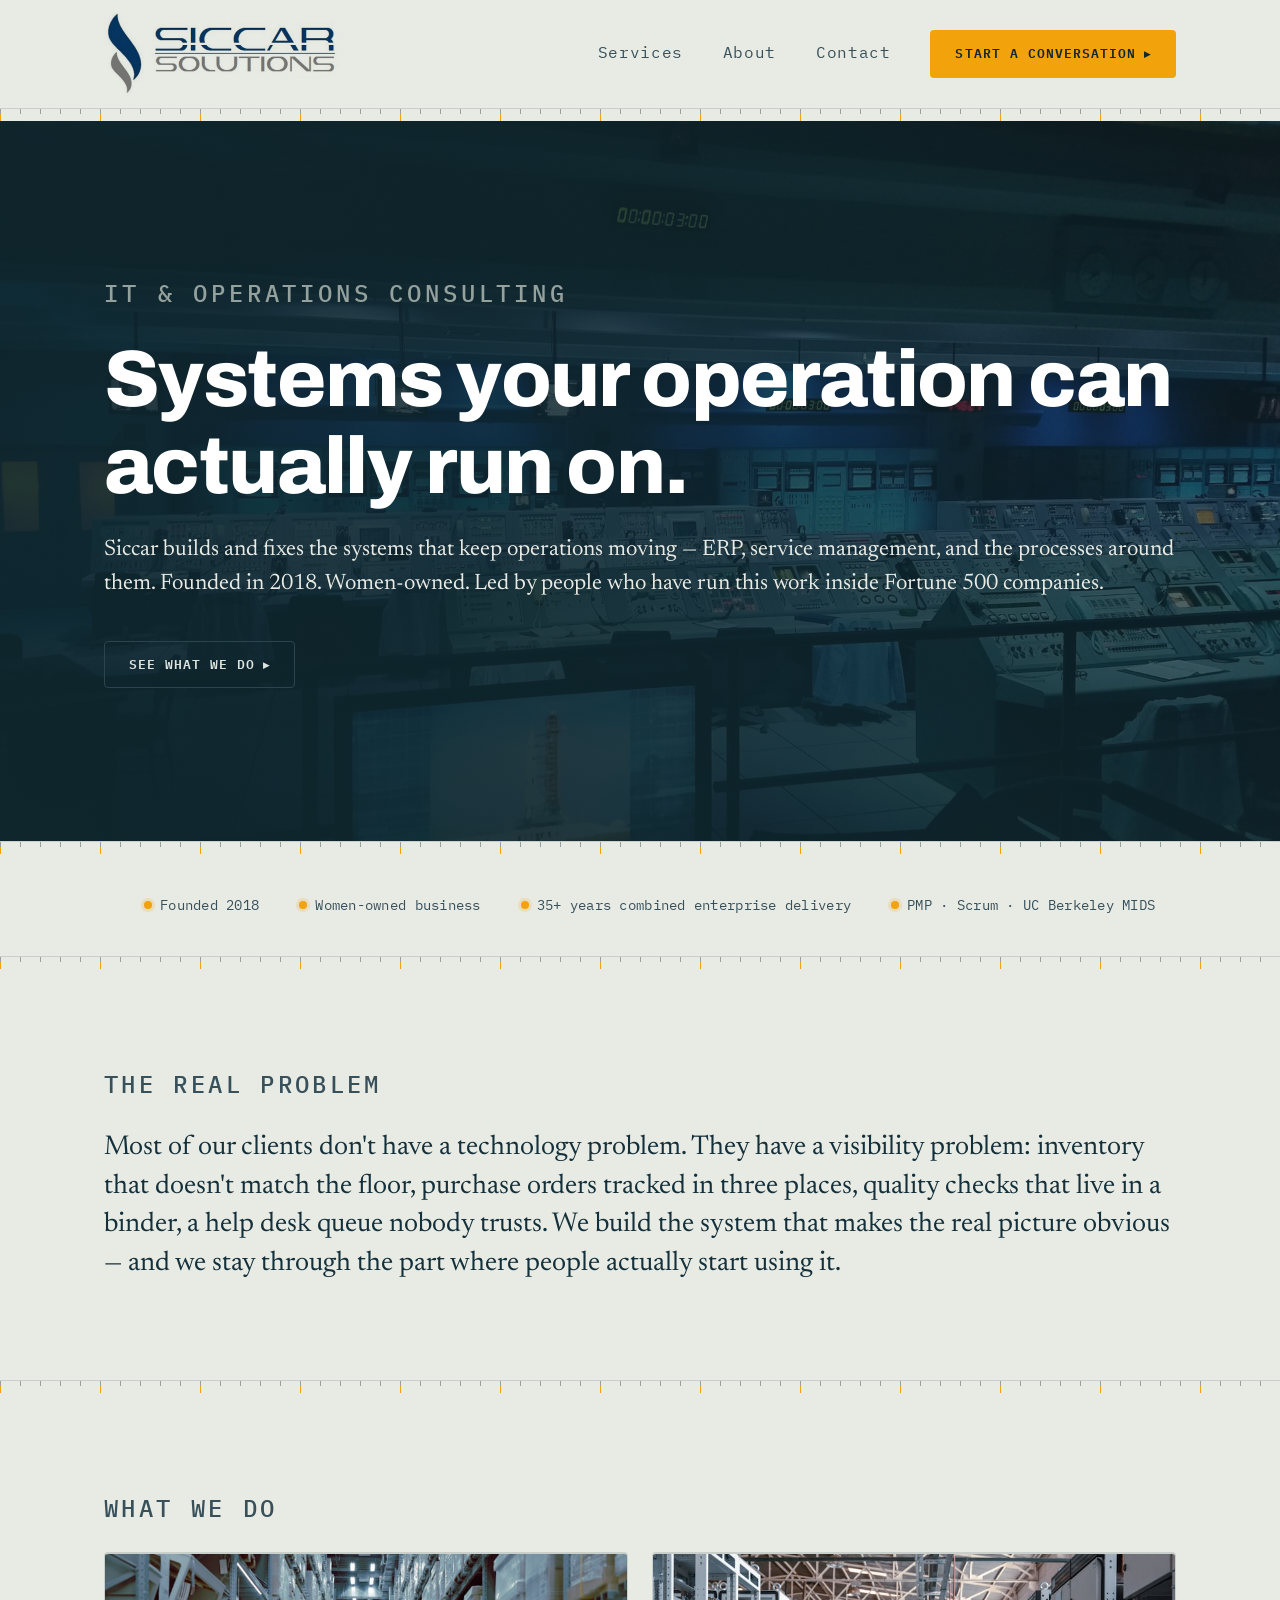
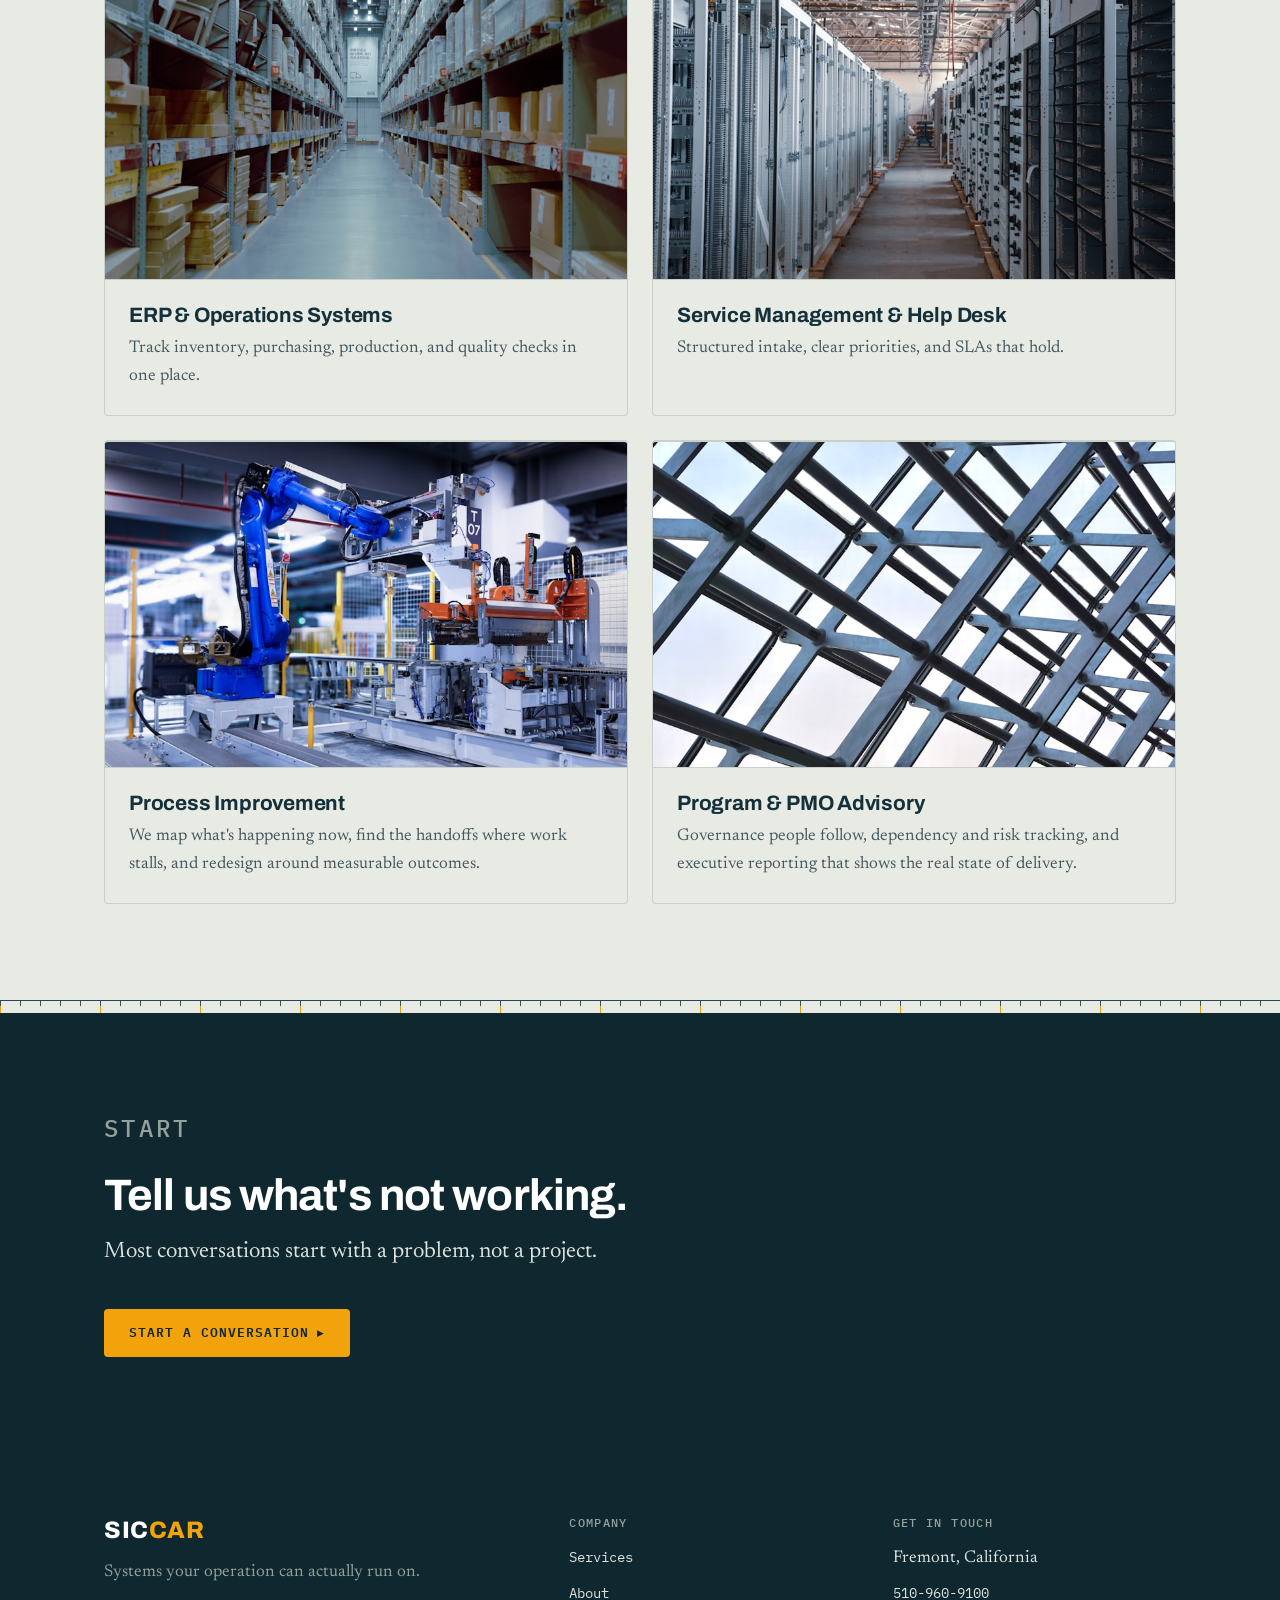
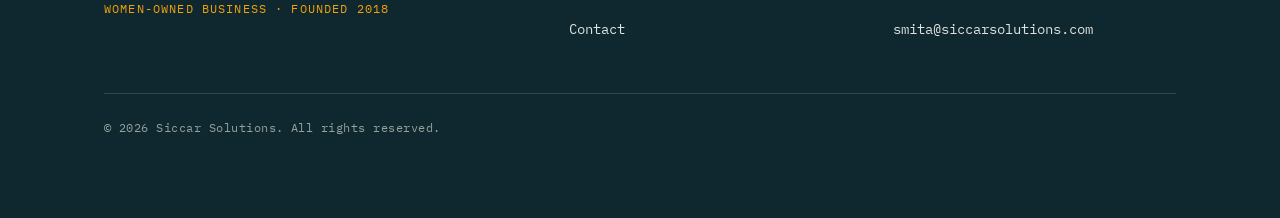
<file: index.html>
<!DOCTYPE html>
<html lang="en">
<head>
  <meta charset="UTF-8" />
  <meta name="viewport" content="width=device-width, initial-scale=1.0" />
  <title>Siccar — Systems your operation can actually run on</title>
  <meta name="description" content="Siccar builds and fixes the systems that keep operations moving — ERP, service management, and the processes around them. Women-owned, founded 2018, Fremont, California." />
  <link rel="preconnect" href="https://fonts.googleapis.com" />
  <link rel="preconnect" href="https://fonts.gstatic.com" crossorigin />
  <link href="https://fonts.googleapis.com/css2?family=Archivo:wght@500;600;700;800&family=IBM+Plex+Mono:wght@400;500;600&family=Newsreader:opsz,wght@6..72,400;6..72,500;6..72,600&display=swap" rel="stylesheet" />
  <link rel="stylesheet" href="css/styles.css?v=5" />
  <link rel="icon" type="image/svg+xml" href="[data-uri]" />
  <link rel="canonical" href="https://siccarsolutions.com/" />
  <meta property="og:type" content="website" />
  <meta property="og:site_name" content="Siccar" />
  <meta property="og:title" content="Siccar — Systems your operation can actually run on" />
  <meta property="og:description" content="Siccar builds and fixes the systems that keep operations moving — ERP, service management, and the processes around them. Women-owned, founded 2018, Fremont, California." />
  <meta property="og:url" content="https://siccarsolutions.com/" />
  <meta property="og:image" content="https://siccarsolutions.com/assets/hero-control-room.jpg" />
  <meta property="og:image:width" content="1920" />
  <meta property="og:image:height" content="1080" />
  <meta property="og:image:alt" content="Launch control room with rows of consoles receding into the distance" />
  <meta name="twitter:card" content="summary_large_image" />
  <meta name="twitter:title" content="Siccar — Systems your operation can actually run on" />
  <meta name="twitter:description" content="Siccar builds and fixes the systems that keep operations moving — ERP, service management, and the processes around them. Women-owned, founded 2018, Fremont, California." />
  <meta name="twitter:image" content="https://siccarsolutions.com/assets/hero-control-room.jpg" />
  <script type="application/ld+json">
  {
    "@context": "https://schema.org",
    "@type": "ProfessionalService",
    "name": "Siccar",
    "legalName": "Siccar Solutions",
    "url": "https://siccarsolutions.com/",
    "description": "IT and operations consulting \u2014 ERP, service management, and process improvement for mid-sized manufacturers and operations teams.",
    "email": "smita@siccarsolutions.com",
    "telephone": "+1-510-960-9100",
    "foundingDate": "2018",
    "image": "https://siccarsolutions.com/assets/hero-control-room.jpg",
    "logo": "https://siccarsolutions.com/assets/siccar-logo.jpg",
    "address": {
      "@type": "PostalAddress",
      "addressLocality": "Fremont",
      "addressRegion": "CA",
      "addressCountry": "US"
    },
    "areaServed": "United States",
    "knowsAbout": ["ERP", "IT service management", "Process improvement", "Program management", "PMO advisory"],
    "founder": {
      "@type": "Person",
      "name": "Smita Shinde",
      "jobTitle": "Founder & Chief Executive Officer"
    },
    "employee": [
      {
        "@type": "Person",
        "name": "Smita Shinde",
        "jobTitle": "Founder & Chief Executive Officer",
        "alumniOf": "DeVry University"
      },
      {
        "@type": "Person",
        "name": "Sameer \"Sam\" Shinde",
        "jobTitle": "Managing Director",
        "alumniOf": "University of California, Berkeley"
      }
    ]
  }
  </script>
</head>
<body>
  <a class="skip-link" href="#main">Skip to content</a>

  <!-- ===== Shared header ===== -->
  <header class="site-header">
    <div class="container site-header__inner">
      <a class="wordmark" href="index.html" aria-label="Siccar — home">
        <img class="wordmark-logo" src="assets/siccar-logo.jpg" width="120" height="42" alt="Siccar Solutions" />
      </a>

      <button class="nav-toggle" aria-label="Toggle navigation menu" aria-expanded="false" aria-controls="primary-nav">
        <span class="nav-toggle__bar"></span>
        <span class="nav-toggle__bar"></span>
        <span class="nav-toggle__bar"></span>
      </button>

      <nav class="primary-nav" id="primary-nav" aria-label="Primary">
        <ul class="primary-nav__links">
          <li><a href="services.html">Services</a></li>
          <li><a href="about.html">About</a></li>
          <li><a href="contact.html">Contact</a></li>
        </ul>
        <a class="btn btn--primary" href="contact.html">Start a conversation</a>
      </nav>
    </div>
  </header>

  <hr class="rule rule--hero" aria-hidden="true" />

  <!-- ===== Main ===== -->
  <main id="main">
    <!-- Hero -->
    <section class="hero on-dark">
      <img class="hero__img" src="assets/hero-control-room.jpg" width="1920" height="1080" alt="Dimly lit launch control room with rows of consoles receding into the distance" />
      <div class="hero__scrim" aria-hidden="true"></div>
      <div class="container">
        <div class="hero__content">
          <p class="eyebrow">IT &amp; operations consulting</p>
          <h1>Systems your operation can actually run on.</h1>
          <p class="lead">Siccar builds and fixes the systems that keep operations moving — ERP, service management, and the processes around them. Founded in 2018. Women-owned. Led by people who have run this work inside Fortune 500 companies.</p>
          <div class="hero__actions">
            <a class="btn btn--ghost" href="services.html">See what we do</a>
          </div>
        </div>
      </div>
    </section>

    <hr class="rule" aria-hidden="true" />

    <!-- Proof strip -->
    <section class="container">
      <ul class="proof">
        <li><span class="dot"></span>Founded 2018</li>
        <li><span class="dot"></span>Women-owned business</li>
        <li><span class="dot"></span>35+ years combined enterprise delivery</li>
        <li><span class="dot"></span>PMP · Scrum · UC Berkeley MIDS</li>
      </ul>
    </section>

    <hr class="rule" aria-hidden="true" />

    <!-- The real problem -->
    <section class="section" id="the-real-problem">
      <div class="container">
        <p class="eyebrow">The real problem</p>
        <p class="statement">Most of our clients don't have a technology problem. They have a visibility problem: inventory that doesn't match the floor, purchase orders tracked in three places, quality checks that live in a binder, a help desk queue nobody trusts. We build the system that makes the real picture obvious — and we stay through the part where people actually start using it.</p>
      </div>
    </section>

    <hr class="rule" aria-hidden="true" />

    <!-- Services overview -->
    <section class="section" id="what-we-do">
      <div class="container">
        <p class="eyebrow">What we do</p>
        <div class="grid grid--2">
          <a class="card" href="services.html">
            <img class="card__img" src="assets/service-erp-warehouse.jpg" width="800" height="500" loading="lazy" alt="Warehouse aisle lined with stocked inventory shelves" />
            <div class="card__body">
              <h3>ERP &amp; Operations Systems</h3>
              <p>Track inventory, purchasing, production, and quality checks in one place.</p>
            </div>
          </a>
          <a class="card" href="services.html">
            <img class="card__img" src="assets/service-itsm-server-room.jpg" width="800" height="500" loading="lazy" alt="Aisle of server and equipment racks in a data center" />
            <div class="card__body">
              <h3>Service Management &amp; Help Desk</h3>
              <p>Structured intake, clear priorities, and SLAs that hold.</p>
            </div>
          </a>
          <a class="card" href="services.html">
            <img class="card__img" src="assets/service-process-automation.jpg" width="800" height="500" loading="lazy" alt="Robotic arm on an automated production line" />
            <div class="card__body">
              <h3>Process Improvement</h3>
              <p>We map what's happening now, find the handoffs where work stalls, and redesign around measurable outcomes.</p>
            </div>
          </a>
          <a class="card" href="services.html">
            <img class="card__img" src="assets/service-pmo-structure.jpg" width="800" height="500" loading="lazy" alt="Interlocking steel structural framework against the sky" />
            <div class="card__body">
              <h3>Program &amp; PMO Advisory</h3>
              <p>Governance people follow, dependency and risk tracking, and executive reporting that shows the real state of delivery.</p>
            </div>
          </a>
        </div>
      </div>
    </section>

    <hr class="rule rule--on-dark" aria-hidden="true" />

    <!-- CTA band -->
    <section class="on-dark cta-band" id="start">
      <div class="container">
        <p class="eyebrow">Start</p>
        <h2>Tell us what's not working.</h2>
        <p class="lead">Most conversations start with a problem, not a project.</p>
        <a class="btn btn--primary" href="contact.html">Start a conversation</a>
      </div>
    </section>
  </main>

  <!-- ===== Shared footer ===== -->
  <footer class="site-footer">
    <div class="container">
      <div class="site-footer__inner">
        <div class="site-footer__brand">
          <a class="wordmark" href="index.html" aria-label="Siccar — home">
            <svg class="wordmark-svg" viewBox="0 0 92 24" role="img" aria-label="Siccar" focusable="false"><text x="0" y="19.5" font-family="Archivo, system-ui, sans-serif" font-size="22" font-weight="800" letter-spacing="0.5"><tspan fill="currentColor">SIC</tspan><tspan fill="#F2A20A">CAR</tspan></text></svg>
          </a>
          <p class="site-footer__tag">Systems your operation can actually run on.</p>
          <p class="site-footer__badge">Women-owned business &middot; Founded 2018</p>
        </div>
        <div>
          <h4>Company</h4>
          <ul>
            <li><a href="services.html">Services</a></li>
            <li><a href="about.html">About</a></li>
            <li><a href="contact.html">Contact</a></li>
          </ul>
        </div>
        <div>
          <h4>Get in touch</h4>
          <ul>
            <li>Fremont, California</li>
            <li><a href="tel:+15109609100">510-960-9100</a></li>
            <li><a href="mailto:smita@siccarsolutions.com">smita@siccarsolutions.com</a></li>
          </ul>
        </div>
      </div>
      <div class="site-footer__bottom">
        <p>&copy; 2026 Siccar Solutions. All rights reserved.</p>
      </div>
    </div>
  </footer>

  <script src="js/main.js?v=5"></script>
</body>
</html>
</file>
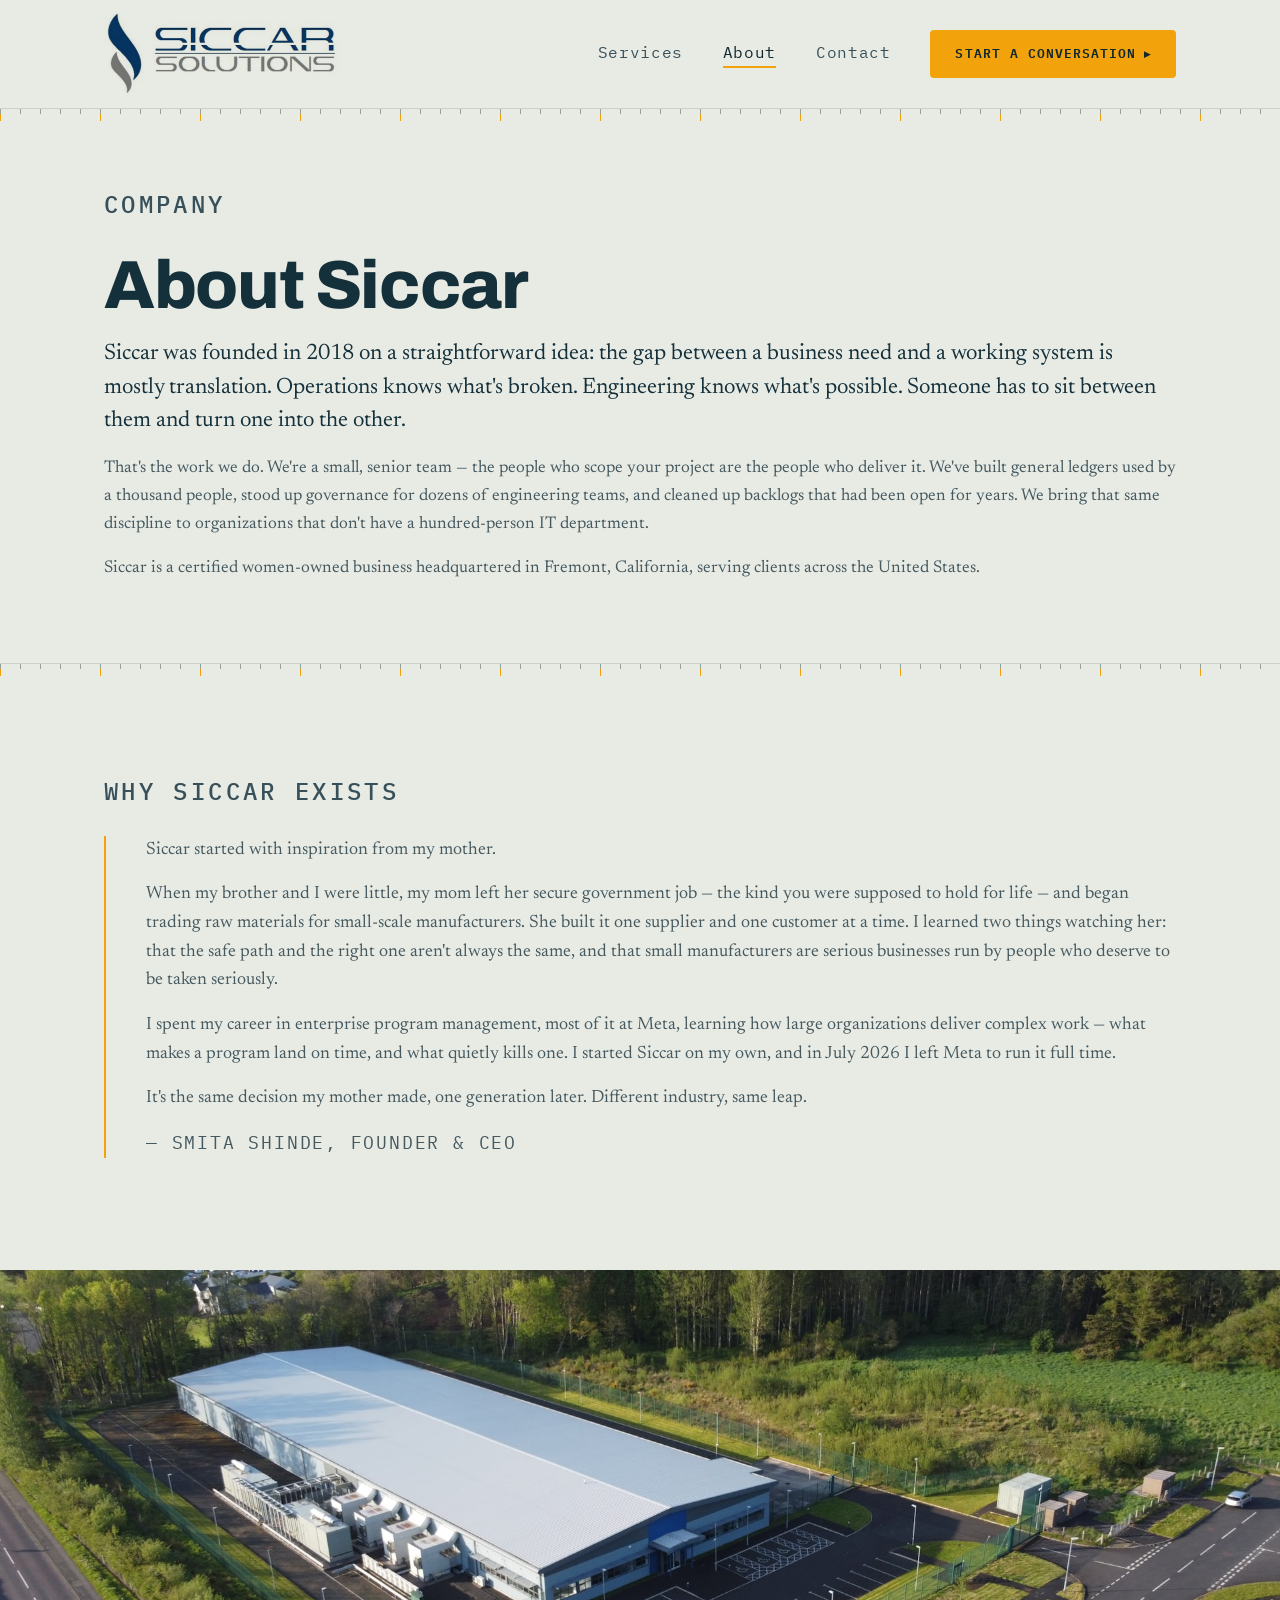
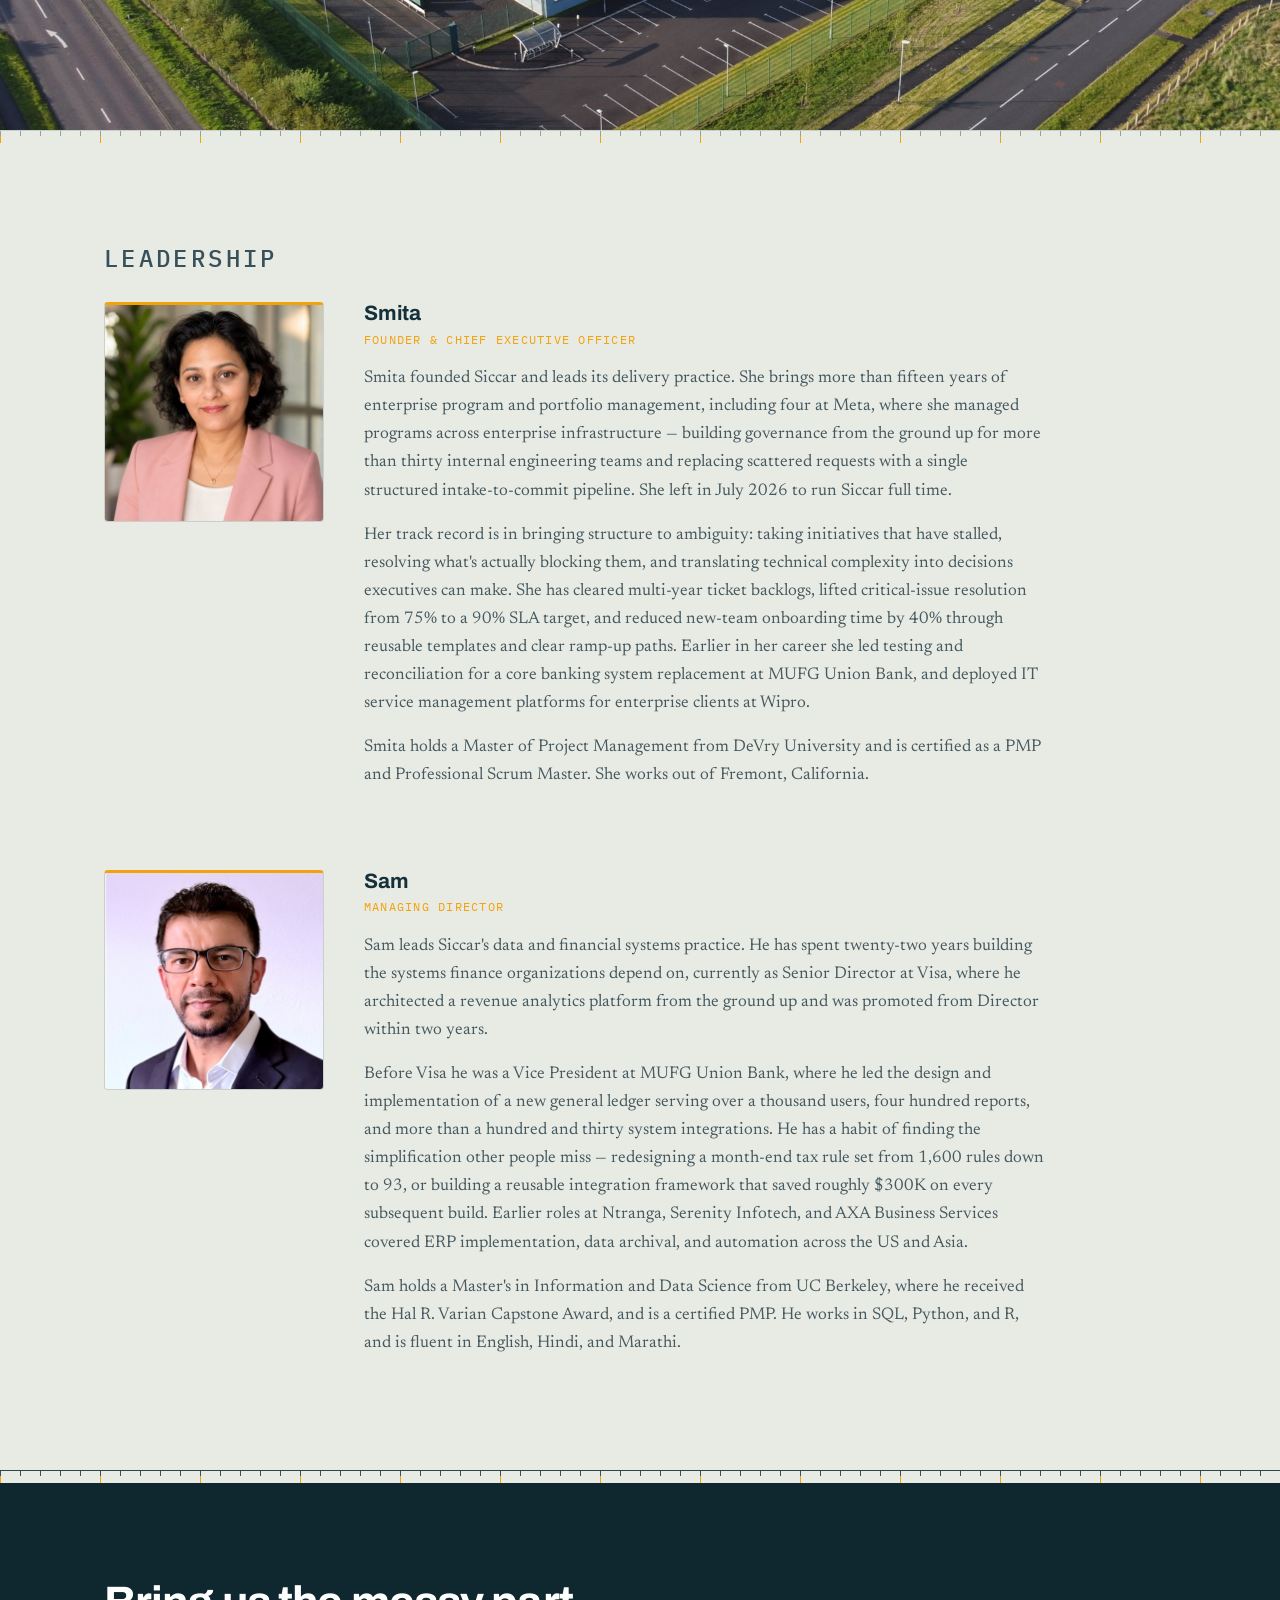
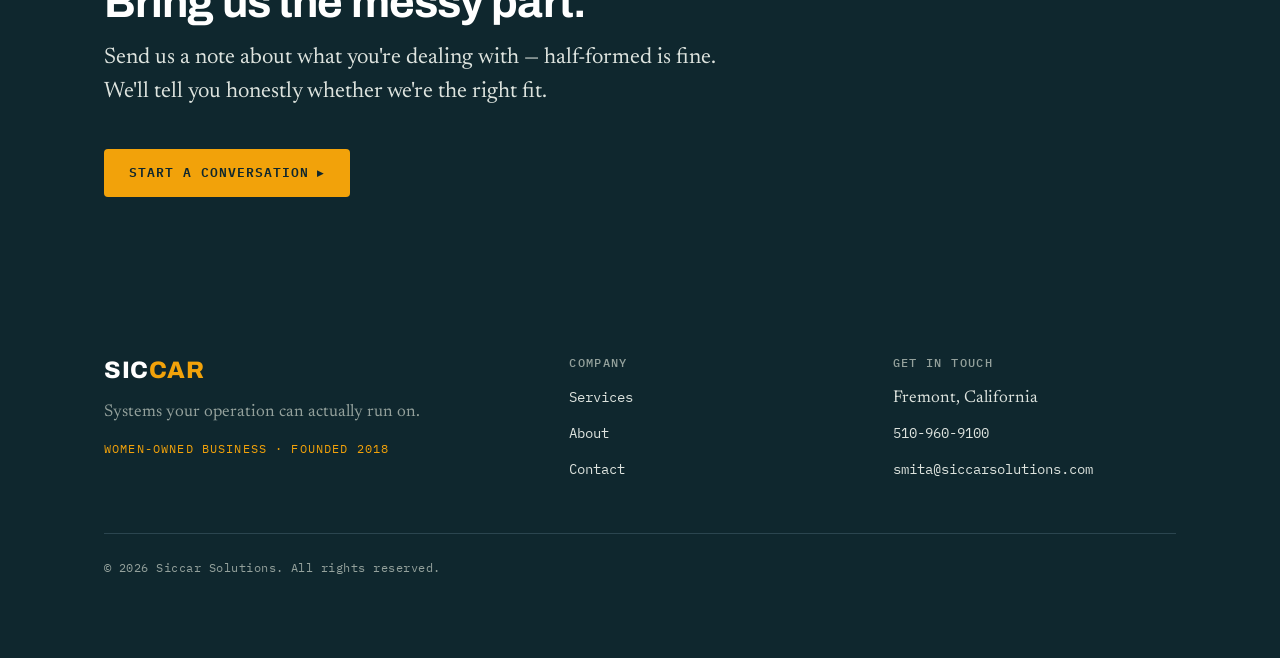
<file: about.html>
<!DOCTYPE html>
<html lang="en">
<head>
  <meta charset="UTF-8" />
  <meta name="viewport" content="width=device-width, initial-scale=1.0" />
  <title>About — Siccar</title>
  <meta name="description" content="Siccar is a certified women-owned business founded in 2018, headquartered in Fremont, California, led by senior enterprise delivery leaders." />
  <link rel="preconnect" href="https://fonts.googleapis.com" />
  <link rel="preconnect" href="https://fonts.gstatic.com" crossorigin />
  <link href="https://fonts.googleapis.com/css2?family=Archivo:wght@500;600;700;800&family=IBM+Plex+Mono:wght@400;500;600&family=Newsreader:opsz,wght@6..72,400;6..72,500;6..72,600&display=swap" rel="stylesheet" />
  <link rel="stylesheet" href="css/styles.css?v=5" />
  <link rel="icon" type="image/svg+xml" href="[data-uri]" />
  <link rel="canonical" href="https://siccarsolutions.com/about.html" />
  <meta property="og:type" content="website" />
  <meta property="og:site_name" content="Siccar" />
  <meta property="og:title" content="About — Siccar" />
  <meta property="og:description" content="Siccar is a certified women-owned business founded in 2018, headquartered in Fremont, California, led by senior enterprise delivery leaders." />
  <meta property="og:url" content="https://siccarsolutions.com/about.html" />
  <meta property="og:image" content="https://siccarsolutions.com/assets/about-industrial.jpg" />
  <meta property="og:image:width" content="1920" />
  <meta property="og:image:height" content="760" />
  <meta property="og:image:alt" content="Aerial view of a modern manufacturing facility bordered by woodland" />
  <meta name="twitter:card" content="summary_large_image" />
  <meta name="twitter:title" content="About — Siccar" />
  <meta name="twitter:description" content="Siccar is a certified women-owned business founded in 2018, headquartered in Fremont, California, led by senior enterprise delivery leaders." />
  <meta name="twitter:image" content="https://siccarsolutions.com/assets/about-industrial.jpg" />
  <script type="application/ld+json">
  {
    "@context": "https://schema.org",
    "@type": "ProfessionalService",
    "name": "Siccar",
    "legalName": "Siccar Solutions",
    "url": "https://siccarsolutions.com/",
    "description": "IT and operations consulting \u2014 ERP, service management, and process improvement for mid-sized manufacturers and operations teams.",
    "email": "smita@siccarsolutions.com",
    "telephone": "+1-510-960-9100",
    "foundingDate": "2018",
    "image": "https://siccarsolutions.com/assets/hero-control-room.jpg",
    "logo": "https://siccarsolutions.com/assets/siccar-logo.jpg",
    "address": {
      "@type": "PostalAddress",
      "addressLocality": "Fremont",
      "addressRegion": "CA",
      "addressCountry": "US"
    },
    "areaServed": "United States",
    "knowsAbout": ["ERP", "IT service management", "Process improvement", "Program management", "PMO advisory"],
    "founder": {
      "@type": "Person",
      "name": "Smita Shinde",
      "jobTitle": "Founder & Chief Executive Officer"
    },
    "employee": [
      {
        "@type": "Person",
        "name": "Smita Shinde",
        "jobTitle": "Founder & Chief Executive Officer",
        "alumniOf": "DeVry University"
      },
      {
        "@type": "Person",
        "name": "Sameer \"Sam\" Shinde",
        "jobTitle": "Managing Director",
        "alumniOf": "University of California, Berkeley"
      }
    ]
  }
  </script>
</head>
<body>
  <a class="skip-link" href="#main">Skip to content</a>

  <!-- ===== Shared header ===== -->
  <header class="site-header">
    <div class="container site-header__inner">
      <a class="wordmark" href="index.html" aria-label="Siccar — home">
        <img class="wordmark-logo" src="assets/siccar-logo.jpg" width="120" height="42" alt="Siccar Solutions" />
      </a>

      <button class="nav-toggle" aria-label="Toggle navigation menu" aria-expanded="false" aria-controls="primary-nav">
        <span class="nav-toggle__bar"></span>
        <span class="nav-toggle__bar"></span>
        <span class="nav-toggle__bar"></span>
      </button>

      <nav class="primary-nav" id="primary-nav" aria-label="Primary">
        <ul class="primary-nav__links">
          <li><a href="services.html">Services</a></li>
          <li><a href="about.html" aria-current="page">About</a></li>
          <li><a href="contact.html">Contact</a></li>
        </ul>
        <a class="btn btn--primary" href="contact.html">Start a conversation</a>
      </nav>
    </div>
  </header>

  <hr class="rule rule--hero" aria-hidden="true" />

  <!-- ===== Main ===== -->
  <main id="main">
    <!-- Company -->
    <section class="section section--tight section--wide" id="company">
      <div class="container">
        <p class="eyebrow">Company</p>
        <h1>About Siccar</h1>
        <p class="lead">Siccar was founded in 2018 on a straightforward idea: the gap between a business need and a working system is mostly translation. Operations knows what's broken. Engineering knows what's possible. Someone has to sit between them and turn one into the other.</p>
        <p>That's the work we do. We're a small, senior team — the people who scope your project are the people who deliver it. We've built general ledgers used by a thousand people, stood up governance for dozens of engineering teams, and cleaned up backlogs that had been open for years. We bring that same discipline to organizations that don't have a hundred-person IT department.</p>
        <p>Siccar is a certified women-owned business headquartered in Fremont, California, serving clients across the United States.</p>
      </div>
    </section>

    <hr class="rule" aria-hidden="true" />

    <!-- Why Siccar exists -->
    <section class="section section--wide" id="why-siccar-exists">
      <div class="container">
        <p class="eyebrow">Why Siccar exists</p>
        <div class="note">
          <p>Siccar started with inspiration from my mother.</p>
          <p>When my brother and I were little, my mom left her secure government job — the kind you were supposed to hold for life — and began trading raw materials for small-scale manufacturers. She built it one supplier and one customer at a time. I learned two things watching her: that the safe path and the right one aren't always the same, and that small manufacturers are serious businesses run by people who deserve to be taken seriously.</p>
          <p>I spent my career in enterprise program management, most of it at Meta, learning how large organizations deliver complex work — what makes a program land on time, and what quietly kills one. I started Siccar on my own, and in July 2026 I left Meta to run it full time.</p>
          <p>It's the same decision my mother made, one generation later. Different industry, same leap.</p>
          <p class="note__attr">— Smita Shinde, Founder &amp; CEO</p>
        </div>
      </div>
    </section>

    <!-- Atmospheric band -->
    <section class="media-band">
      <img src="assets/about-industrial.jpg" width="1920" height="760" loading="lazy" alt="Aerial view of a modern manufacturing facility bordered by woodland" />
    </section>

    <hr class="rule" aria-hidden="true" />

    <!-- Leadership -->
    <section class="section" id="leadership">
      <div class="container">
        <p class="eyebrow">Leadership</p>
        <div class="bios">
          <article class="bio" id="smita">
            <img class="bio__photo" src="assets/smita.jpg" width="220" height="220" loading="lazy" alt="Smita Shinde, Founder and Chief Executive Officer" />
            <div class="bio__body">
              <h3 class="bio__name">Smita</h3>
              <p class="bio__title">Founder &amp; Chief Executive Officer</p>
              <p>Smita founded Siccar and leads its delivery practice. She brings more than fifteen years of enterprise program and portfolio management, including four at Meta, where she managed programs across enterprise infrastructure — building governance from the ground up for more than thirty internal engineering teams and replacing scattered requests with a single structured intake-to-commit pipeline. She left in July 2026 to run Siccar full time.</p>
              <p>Her track record is in bringing structure to ambiguity: taking initiatives that have stalled, resolving what's actually blocking them, and translating technical complexity into decisions executives can make. She has cleared multi-year ticket backlogs, lifted critical-issue resolution from 75% to a 90% SLA target, and reduced new-team onboarding time by 40% through reusable templates and clear ramp-up paths. Earlier in her career she led testing and reconciliation for a core banking system replacement at MUFG Union Bank, and deployed IT service management platforms for enterprise clients at Wipro.</p>
              <p>Smita holds a Master of Project Management from DeVry University and is certified as a PMP and Professional Scrum Master. She works out of Fremont, California.</p>
            </div>
          </article>

          <article class="bio" id="sam">
            <img class="bio__photo" src="assets/sam.jpg" width="220" height="220" loading="lazy" alt="Sameer &quot;Sam&quot; Shinde, Managing Director" />
            <div class="bio__body">
              <h3 class="bio__name">Sam</h3>
              <p class="bio__title">Managing Director</p>
              <p>Sam leads Siccar's data and financial systems practice. He has spent twenty-two years building the systems finance organizations depend on, currently as Senior Director at Visa, where he architected a revenue analytics platform from the ground up and was promoted from Director within two years.</p>
              <p>Before Visa he was a Vice President at MUFG Union Bank, where he led the design and implementation of a new general ledger serving over a thousand users, four hundred reports, and more than a hundred and thirty system integrations. He has a habit of finding the simplification other people miss — redesigning a month-end tax rule set from 1,600 rules down to 93, or building a reusable integration framework that saved roughly $300K on every subsequent build. Earlier roles at Ntranga, Serenity Infotech, and AXA Business Services covered ERP implementation, data archival, and automation across the US and Asia.</p>
              <p>Sam holds a Master's in Information and Data Science from UC Berkeley, where he received the Hal R. Varian Capstone Award, and is a certified PMP. He works in SQL, Python, and R, and is fluent in English, Hindi, and Marathi.</p>
            </div>
          </article>
        </div>
      </div>
    </section>

    <hr class="rule rule--on-dark" aria-hidden="true" />

    <!-- CTA band -->
    <section class="on-dark cta-band" id="start">
      <div class="container">
        <h2>Bring us the messy part.</h2>
        <p class="lead">Send us a note about what you're dealing with — half-formed is fine. We'll tell you honestly whether we're the right fit.</p>
        <a class="btn btn--primary" href="contact.html">Start a conversation</a>
      </div>
    </section>
  </main>

  <!-- ===== Shared footer ===== -->
  <footer class="site-footer">
    <div class="container">
      <div class="site-footer__inner">
        <div class="site-footer__brand">
          <a class="wordmark" href="index.html" aria-label="Siccar — home">
            <svg class="wordmark-svg" viewBox="0 0 92 24" role="img" aria-label="Siccar" focusable="false"><text x="0" y="19.5" font-family="Archivo, system-ui, sans-serif" font-size="22" font-weight="800" letter-spacing="0.5"><tspan fill="currentColor">SIC</tspan><tspan fill="#F2A20A">CAR</tspan></text></svg>
          </a>
          <p class="site-footer__tag">Systems your operation can actually run on.</p>
          <p class="site-footer__badge">Women-owned business &middot; Founded 2018</p>
        </div>
        <div>
          <h4>Company</h4>
          <ul>
            <li><a href="services.html">Services</a></li>
            <li><a href="about.html">About</a></li>
            <li><a href="contact.html">Contact</a></li>
          </ul>
        </div>
        <div>
          <h4>Get in touch</h4>
          <ul>
            <li>Fremont, California</li>
            <li><a href="tel:+15109609100">510-960-9100</a></li>
            <li><a href="mailto:smita@siccarsolutions.com">smita@siccarsolutions.com</a></li>
          </ul>
        </div>
      </div>
      <div class="site-footer__bottom">
        <p>&copy; 2026 Siccar Solutions. All rights reserved.</p>
      </div>
    </div>
  </footer>

  <script src="js/main.js?v=5"></script>
</body>
</html>
</file>
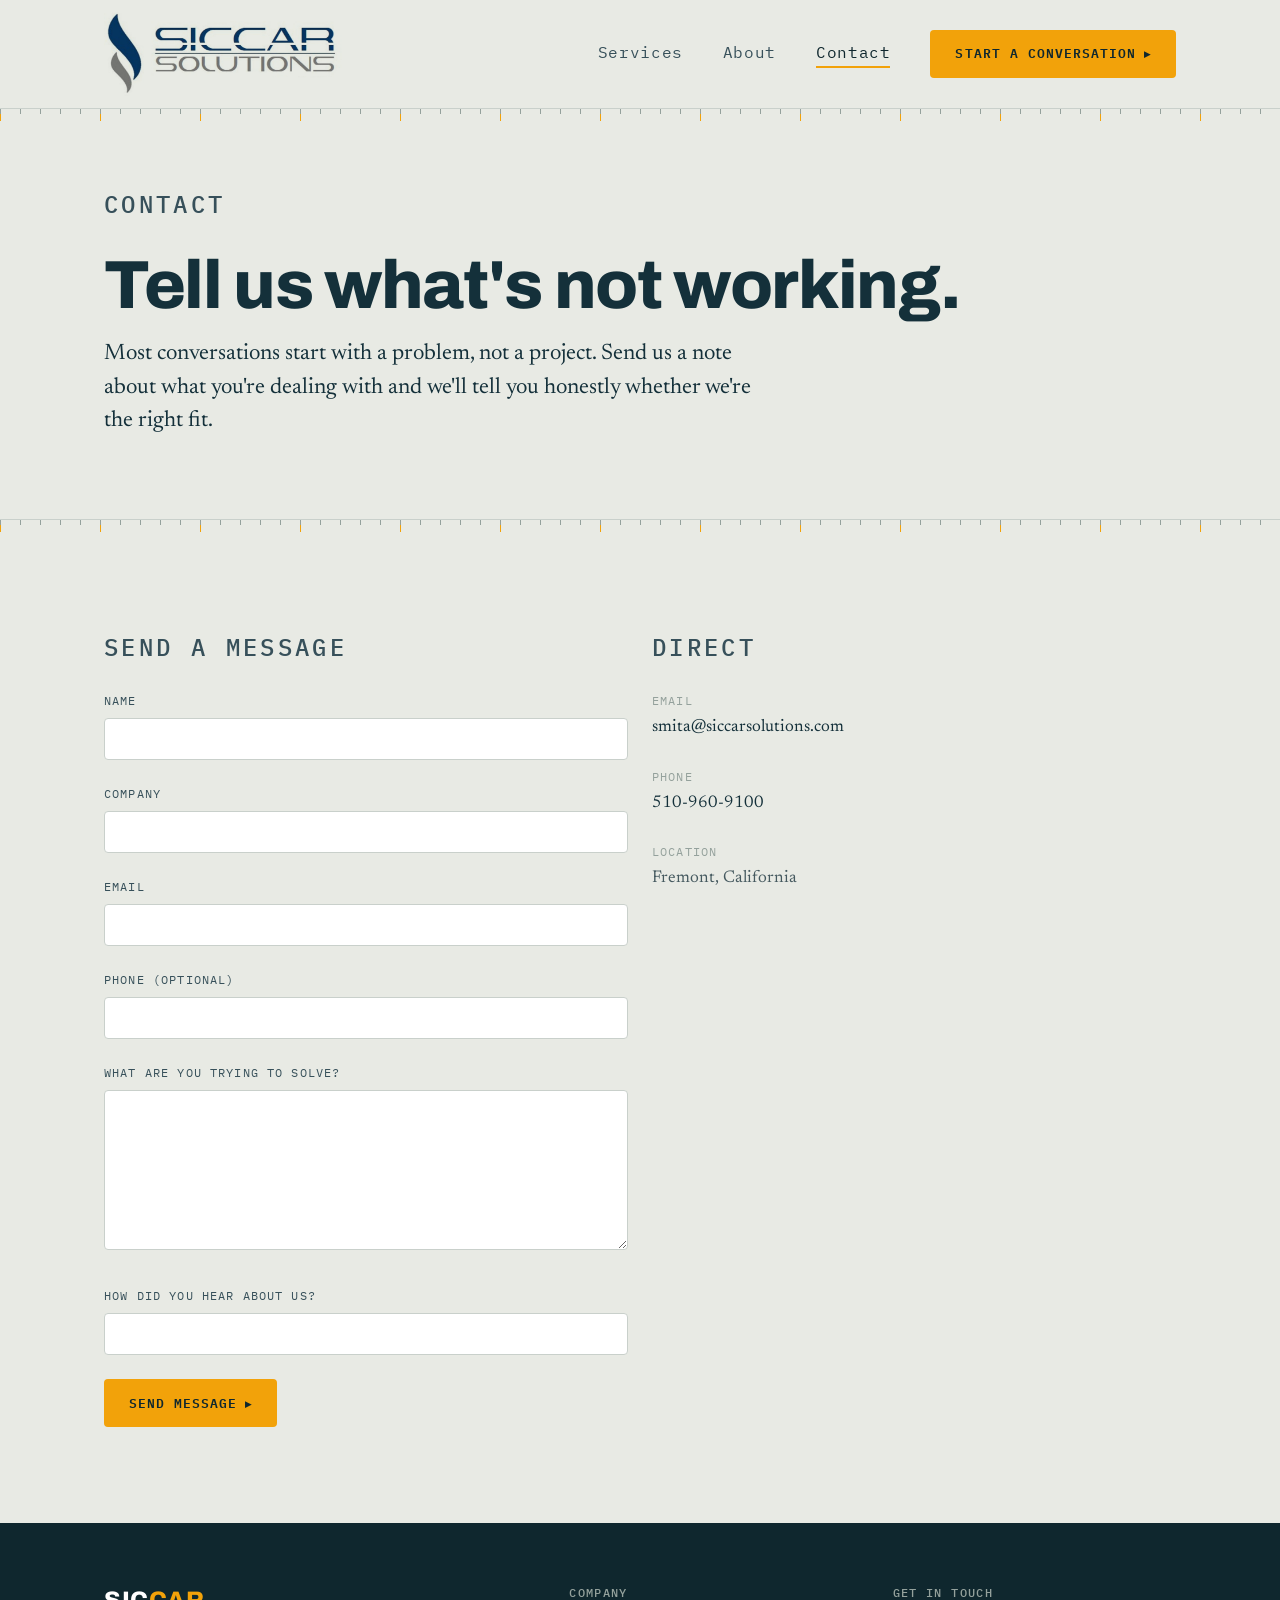
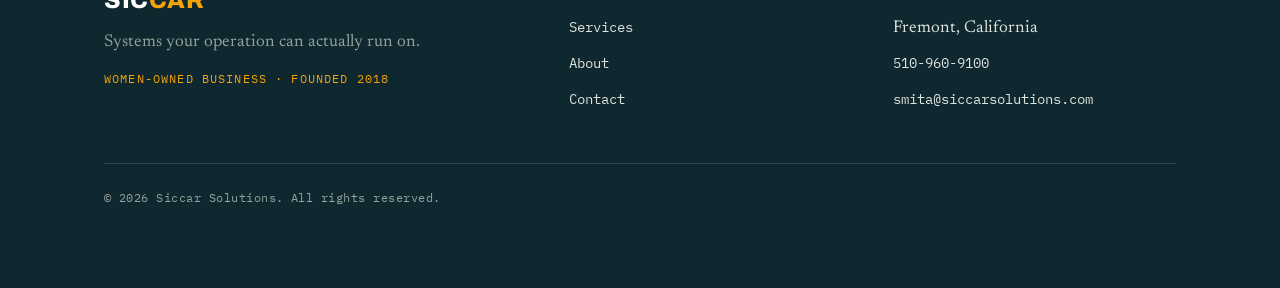
<file: contact.html>
<!DOCTYPE html>
<html lang="en">
<head>
  <meta charset="UTF-8" />
  <meta name="viewport" content="width=device-width, initial-scale=1.0" />
  <title>Contact — Siccar</title>
  <meta name="description" content="Tell us what's not working. Fremont, California · 510-960-9100 · smita@siccarsolutions.com" />
  <link rel="preconnect" href="https://fonts.googleapis.com" />
  <link rel="preconnect" href="https://fonts.gstatic.com" crossorigin />
  <link href="https://fonts.googleapis.com/css2?family=Archivo:wght@500;600;700;800&family=IBM+Plex+Mono:wght@400;500;600&family=Newsreader:opsz,wght@6..72,400;6..72,500;6..72,600&display=swap" rel="stylesheet" />
  <link rel="stylesheet" href="css/styles.css?v=5" />
  <link rel="icon" type="image/svg+xml" href="[data-uri]" />
  <link rel="canonical" href="https://siccarsolutions.com/contact.html" />
  <meta property="og:type" content="website" />
  <meta property="og:site_name" content="Siccar" />
  <meta property="og:title" content="Contact — Siccar" />
  <meta property="og:description" content="Tell us what's not working. Fremont, California · 510-960-9100 · smita@siccarsolutions.com" />
  <meta property="og:url" content="https://siccarsolutions.com/contact.html" />
  <meta property="og:image" content="https://siccarsolutions.com/assets/hero-control-room.jpg" />
  <meta property="og:image:width" content="1920" />
  <meta property="og:image:height" content="1080" />
  <meta property="og:image:alt" content="Launch control room with rows of consoles receding into the distance" />
  <meta name="twitter:card" content="summary_large_image" />
  <meta name="twitter:title" content="Contact — Siccar" />
  <meta name="twitter:description" content="Tell us what's not working. Fremont, California · 510-960-9100 · smita@siccarsolutions.com" />
  <meta name="twitter:image" content="https://siccarsolutions.com/assets/hero-control-room.jpg" />
  <script type="application/ld+json">
  {
    "@context": "https://schema.org",
    "@type": "ProfessionalService",
    "name": "Siccar",
    "legalName": "Siccar Solutions",
    "url": "https://siccarsolutions.com/",
    "description": "IT and operations consulting \u2014 ERP, service management, and process improvement for mid-sized manufacturers and operations teams.",
    "email": "smita@siccarsolutions.com",
    "telephone": "+1-510-960-9100",
    "foundingDate": "2018",
    "image": "https://siccarsolutions.com/assets/hero-control-room.jpg",
    "logo": "https://siccarsolutions.com/assets/siccar-logo.jpg",
    "address": {
      "@type": "PostalAddress",
      "addressLocality": "Fremont",
      "addressRegion": "CA",
      "addressCountry": "US"
    },
    "areaServed": "United States",
    "knowsAbout": ["ERP", "IT service management", "Process improvement", "Program management", "PMO advisory"],
    "founder": {
      "@type": "Person",
      "name": "Smita Shinde",
      "jobTitle": "Founder & Chief Executive Officer"
    },
    "employee": [
      {
        "@type": "Person",
        "name": "Smita Shinde",
        "jobTitle": "Founder & Chief Executive Officer",
        "alumniOf": "DeVry University"
      },
      {
        "@type": "Person",
        "name": "Sameer \"Sam\" Shinde",
        "jobTitle": "Managing Director",
        "alumniOf": "University of California, Berkeley"
      }
    ]
  }
  </script>
</head>
<body>
  <a class="skip-link" href="#main">Skip to content</a>

  <!-- ===== Shared header ===== -->
  <header class="site-header">
    <div class="container site-header__inner">
      <a class="wordmark" href="index.html" aria-label="Siccar — home">
        <img class="wordmark-logo" src="assets/siccar-logo.jpg" width="120" height="42" alt="Siccar Solutions" />
      </a>

      <button class="nav-toggle" aria-label="Toggle navigation menu" aria-expanded="false" aria-controls="primary-nav">
        <span class="nav-toggle__bar"></span>
        <span class="nav-toggle__bar"></span>
        <span class="nav-toggle__bar"></span>
      </button>

      <nav class="primary-nav" id="primary-nav" aria-label="Primary">
        <ul class="primary-nav__links">
          <li><a href="services.html">Services</a></li>
          <li><a href="about.html">About</a></li>
          <li><a href="contact.html" aria-current="page">Contact</a></li>
        </ul>
        <a class="btn btn--primary" href="contact.html">Start a conversation</a>
      </nav>
    </div>
  </header>

  <hr class="rule rule--hero" aria-hidden="true" />

  <!-- ===== Main ===== -->
  <main id="main">
    <section class="section section--tight" id="contact">
      <div class="container">
        <p class="eyebrow">Contact</p>
        <h1>Tell us what's not working.</h1>
        <p class="lead">Most conversations start with a problem, not a project. Send us a note about what you're dealing with and we'll tell you honestly whether we're the right fit.</p>
      </div>
    </section>

    <hr class="rule" aria-hidden="true" />

    <section class="section" id="get-in-touch">
      <div class="container">
        <div class="grid grid--2">
          <!-- Contact form -->
          <div>
            <p class="eyebrow">Send a message</p>
            <!-- Formspree endpoint -->
            <form id="contact-form" action="https://formspree.io/f/mnpazqkg" method="post" novalidate>
              <div class="form-field">
                <label for="name">Name</label>
                <input type="text" id="name" name="name" autocomplete="name" required />
              </div>
              <div class="form-field">
                <label for="company">Company</label>
                <input type="text" id="company" name="company" autocomplete="organization" />
              </div>
              <div class="form-field">
                <label for="email">Email</label>
                <input type="email" id="email" name="email" autocomplete="email" required />
              </div>
              <div class="form-field">
                <label for="phone">Phone <span class="mono">(optional)</span></label>
                <input type="tel" id="phone" name="phone" autocomplete="tel" />
              </div>
              <div class="form-field">
                <label for="problem">What are you trying to solve?</label>
                <textarea id="problem" name="problem" required></textarea>
              </div>
              <div class="form-field">
                <label for="referral">How did you hear about us?</label>
                <input type="text" id="referral" name="referral" />
              </div>
              <div class="form-status" id="form-status" role="alert" hidden></div>
              <button type="submit" class="btn btn--primary">Send message</button>
            </form>
            <div class="form-success" id="form-success" role="status" tabindex="-1" hidden>
              <h3>Thanks — your note is on its way.</h3>
              <p>We read every message ourselves and usually reply within a day or two. If it's urgent, call <a href="tel:+15109609100">510-960-9100</a>.</p>
            </div>
          </div>

          <!-- Contact details -->
          <div>
            <p class="eyebrow">Direct</p>
            <div class="detail">
              <p class="detail__label">Email</p>
              <p><a href="mailto:smita@siccarsolutions.com">smita@siccarsolutions.com</a></p>
            </div>
            <div class="detail">
              <p class="detail__label">Phone</p>
              <p><a href="tel:+15109609100">510-960-9100</a></p>
            </div>
            <div class="detail">
              <p class="detail__label">Location</p>
              <p>Fremont, California</p>
            </div>
          </div>
        </div>
      </div>
    </section>
  </main>

  <!-- ===== Shared footer ===== -->
  <footer class="site-footer">
    <div class="container">
      <div class="site-footer__inner">
        <div class="site-footer__brand">
          <a class="wordmark" href="index.html" aria-label="Siccar — home">
            <svg class="wordmark-svg" viewBox="0 0 92 24" role="img" aria-label="Siccar" focusable="false"><text x="0" y="19.5" font-family="Archivo, system-ui, sans-serif" font-size="22" font-weight="800" letter-spacing="0.5"><tspan fill="currentColor">SIC</tspan><tspan fill="#F2A20A">CAR</tspan></text></svg>
          </a>
          <p class="site-footer__tag">Systems your operation can actually run on.</p>
          <p class="site-footer__badge">Women-owned business &middot; Founded 2018</p>
        </div>
        <div>
          <h4>Company</h4>
          <ul>
            <li><a href="services.html">Services</a></li>
            <li><a href="about.html">About</a></li>
            <li><a href="contact.html">Contact</a></li>
          </ul>
        </div>
        <div>
          <h4>Get in touch</h4>
          <ul>
            <li>Fremont, California</li>
            <li><a href="tel:+15109609100">510-960-9100</a></li>
            <li><a href="mailto:smita@siccarsolutions.com">smita@siccarsolutions.com</a></li>
          </ul>
        </div>
      </div>
      <div class="site-footer__bottom">
        <p>&copy; 2026 Siccar Solutions. All rights reserved.</p>
      </div>
    </div>
  </footer>

  <script src="js/main.js?v=5"></script>
</body>
</html>
</file>
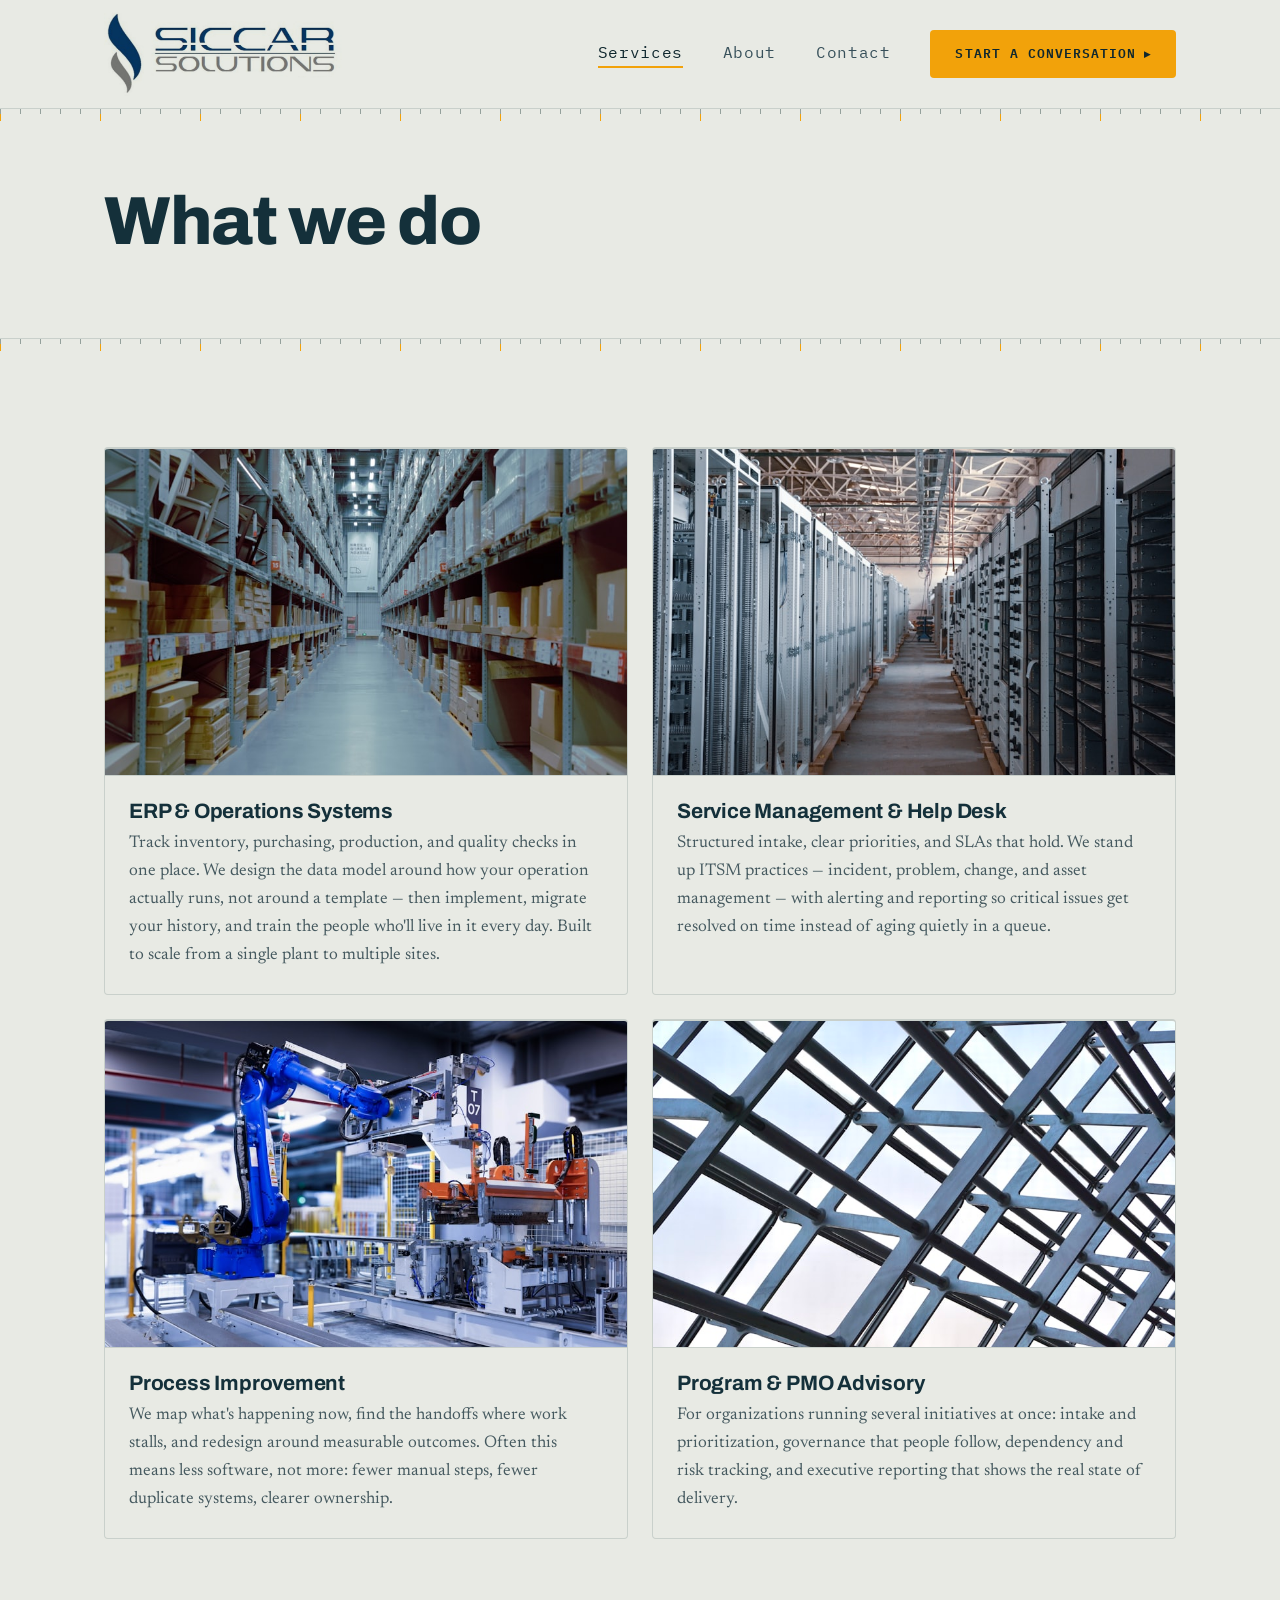
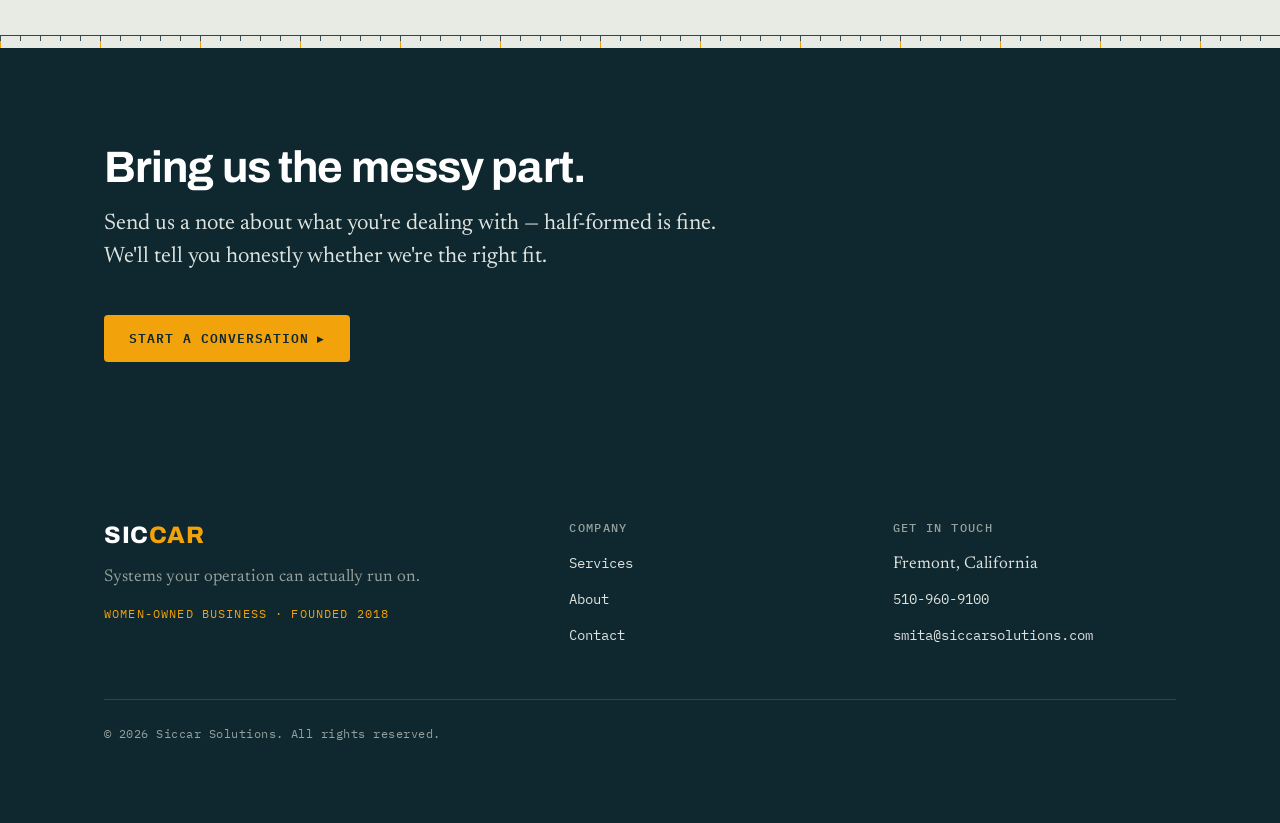
<file: services.html>
<!DOCTYPE html>
<html lang="en">
<head>
  <meta charset="UTF-8" />
  <meta name="viewport" content="width=device-width, initial-scale=1.0" />
  <title>Services — Siccar</title>
  <meta name="description" content="ERP and operations systems, service management and help desk, process improvement, and program and PMO advisory." />
  <link rel="preconnect" href="https://fonts.googleapis.com" />
  <link rel="preconnect" href="https://fonts.gstatic.com" crossorigin />
  <link href="https://fonts.googleapis.com/css2?family=Archivo:wght@500;600;700;800&family=IBM+Plex+Mono:wght@400;500;600&family=Newsreader:opsz,wght@6..72,400;6..72,500;6..72,600&display=swap" rel="stylesheet" />
  <link rel="stylesheet" href="css/styles.css?v=5" />
  <link rel="icon" type="image/svg+xml" href="[data-uri]" />
  <link rel="canonical" href="https://siccarsolutions.com/services.html" />
  <meta property="og:type" content="website" />
  <meta property="og:site_name" content="Siccar" />
  <meta property="og:title" content="Services — Siccar" />
  <meta property="og:description" content="ERP and operations systems, service management and help desk, process improvement, and program and PMO advisory." />
  <meta property="og:url" content="https://siccarsolutions.com/services.html" />
  <meta property="og:image" content="https://siccarsolutions.com/assets/hero-control-room.jpg" />
  <meta property="og:image:width" content="1920" />
  <meta property="og:image:height" content="1080" />
  <meta property="og:image:alt" content="Launch control room with rows of consoles receding into the distance" />
  <meta name="twitter:card" content="summary_large_image" />
  <meta name="twitter:title" content="Services — Siccar" />
  <meta name="twitter:description" content="ERP and operations systems, service management and help desk, process improvement, and program and PMO advisory." />
  <meta name="twitter:image" content="https://siccarsolutions.com/assets/hero-control-room.jpg" />
  <script type="application/ld+json">
  {
    "@context": "https://schema.org",
    "@type": "ProfessionalService",
    "name": "Siccar",
    "legalName": "Siccar Solutions",
    "url": "https://siccarsolutions.com/",
    "description": "IT and operations consulting \u2014 ERP, service management, and process improvement for mid-sized manufacturers and operations teams.",
    "email": "smita@siccarsolutions.com",
    "telephone": "+1-510-960-9100",
    "foundingDate": "2018",
    "image": "https://siccarsolutions.com/assets/hero-control-room.jpg",
    "logo": "https://siccarsolutions.com/assets/siccar-logo.jpg",
    "address": {
      "@type": "PostalAddress",
      "addressLocality": "Fremont",
      "addressRegion": "CA",
      "addressCountry": "US"
    },
    "areaServed": "United States",
    "knowsAbout": ["ERP", "IT service management", "Process improvement", "Program management", "PMO advisory"],
    "founder": {
      "@type": "Person",
      "name": "Smita Shinde",
      "jobTitle": "Founder & Chief Executive Officer"
    },
    "employee": [
      {
        "@type": "Person",
        "name": "Smita Shinde",
        "jobTitle": "Founder & Chief Executive Officer",
        "alumniOf": "DeVry University"
      },
      {
        "@type": "Person",
        "name": "Sameer \"Sam\" Shinde",
        "jobTitle": "Managing Director",
        "alumniOf": "University of California, Berkeley"
      }
    ]
  }
  </script>
</head>
<body>
  <a class="skip-link" href="#main">Skip to content</a>

  <!-- ===== Shared header ===== -->
  <header class="site-header">
    <div class="container site-header__inner">
      <a class="wordmark" href="index.html" aria-label="Siccar — home">
        <img class="wordmark-logo" src="assets/siccar-logo.jpg" width="120" height="42" alt="Siccar Solutions" />
      </a>

      <button class="nav-toggle" aria-label="Toggle navigation menu" aria-expanded="false" aria-controls="primary-nav">
        <span class="nav-toggle__bar"></span>
        <span class="nav-toggle__bar"></span>
        <span class="nav-toggle__bar"></span>
      </button>

      <nav class="primary-nav" id="primary-nav" aria-label="Primary">
        <ul class="primary-nav__links">
          <li><a href="services.html" aria-current="page">Services</a></li>
          <li><a href="about.html">About</a></li>
          <li><a href="contact.html">Contact</a></li>
        </ul>
        <a class="btn btn--primary" href="contact.html">Start a conversation</a>
      </nav>
    </div>
  </header>

  <hr class="rule rule--hero" aria-hidden="true" />

  <!-- ===== Main ===== -->
  <main id="main">
    <section class="section section--tight" id="what-we-do">
      <div class="container">
        <h1>What we do</h1>
      </div>
    </section>

    <hr class="rule" aria-hidden="true" />

    <section class="section" id="services">
      <div class="container">
        <div class="grid grid--2">
          <article class="card" id="erp">
            <img class="card__img" src="assets/service-erp-warehouse.jpg" width="800" height="500" loading="lazy" alt="Warehouse aisle lined with stocked inventory shelves" />
            <div class="card__body">
              <h3>ERP &amp; Operations Systems</h3>
              <p>Track inventory, purchasing, production, and quality checks in one place. We design the data model around how your operation actually runs, not around a template — then implement, migrate your history, and train the people who'll live in it every day. Built to scale from a single plant to multiple sites.</p>
            </div>
          </article>
          <article class="card" id="service-management">
            <img class="card__img" src="assets/service-itsm-server-room.jpg" width="800" height="500" loading="lazy" alt="Aisle of server and equipment racks in a data center" />
            <div class="card__body">
              <h3>Service Management &amp; Help Desk</h3>
              <p>Structured intake, clear priorities, and SLAs that hold. We stand up ITSM practices — incident, problem, change, and asset management — with alerting and reporting so critical issues get resolved on time instead of aging quietly in a queue.</p>
            </div>
          </article>
          <article class="card" id="process-improvement">
            <img class="card__img" src="assets/service-process-automation.jpg" width="800" height="500" loading="lazy" alt="Robotic arm on an automated production line" />
            <div class="card__body">
              <h3>Process Improvement</h3>
              <p>We map what's happening now, find the handoffs where work stalls, and redesign around measurable outcomes. Often this means less software, not more: fewer manual steps, fewer duplicate systems, clearer ownership.</p>
            </div>
          </article>
          <article class="card" id="pmo">
            <img class="card__img" src="assets/service-pmo-structure.jpg" width="800" height="500" loading="lazy" alt="Interlocking steel structural framework against the sky" />
            <div class="card__body">
              <h3>Program &amp; PMO Advisory</h3>
              <p>For organizations running several initiatives at once: intake and prioritization, governance that people follow, dependency and risk tracking, and executive reporting that shows the real state of delivery.</p>
            </div>
          </article>
        </div>
      </div>
    </section>

    <hr class="rule rule--on-dark" aria-hidden="true" />

    <section class="on-dark cta-band" id="start">
      <div class="container">
        <h2>Bring us the messy part.</h2>
        <p class="lead">Send us a note about what you're dealing with — half-formed is fine. We'll tell you honestly whether we're the right fit.</p>
        <a class="btn btn--primary" href="contact.html">Start a conversation</a>
      </div>
    </section>
  </main>

  <!-- ===== Shared footer ===== -->
  <footer class="site-footer">
    <div class="container">
      <div class="site-footer__inner">
        <div class="site-footer__brand">
          <a class="wordmark" href="index.html" aria-label="Siccar — home">
            <svg class="wordmark-svg" viewBox="0 0 92 24" role="img" aria-label="Siccar" focusable="false"><text x="0" y="19.5" font-family="Archivo, system-ui, sans-serif" font-size="22" font-weight="800" letter-spacing="0.5"><tspan fill="currentColor">SIC</tspan><tspan fill="#F2A20A">CAR</tspan></text></svg>
          </a>
          <p class="site-footer__tag">Systems your operation can actually run on.</p>
          <p class="site-footer__badge">Women-owned business &middot; Founded 2018</p>
        </div>
        <div>
          <h4>Company</h4>
          <ul>
            <li><a href="services.html">Services</a></li>
            <li><a href="about.html">About</a></li>
            <li><a href="contact.html">Contact</a></li>
          </ul>
        </div>
        <div>
          <h4>Get in touch</h4>
          <ul>
            <li>Fremont, California</li>
            <li><a href="tel:+15109609100">510-960-9100</a></li>
            <li><a href="mailto:smita@siccarsolutions.com">smita@siccarsolutions.com</a></li>
          </ul>
        </div>
      </div>
      <div class="site-footer__bottom">
        <p>&copy; 2026 Siccar Solutions. All rights reserved.</p>
      </div>
    </div>
  </footer>

  <script src="js/main.js?v=5"></script>
</body>
</html>
</file>
<file: css/styles.css>
/* ==========================================================================
   Siccar — stylesheet
   Design direction: precision instrument. Petrol-ink base, single amber
   signal, grotesque + serif + mono. Signature element: "The Rule" — a
   hairline measurement ruler with amber tick marks between every section.
   ========================================================================== */

:root {
  /* ---- Palette ---------------------------------------------------------- */
  --color-foundry: #0F272E;      /* deep petrol-ink — dark sections, headings */
  --color-steel: #37505A;        /* muted blue-slate — panels, secondary */
  --color-bone: #E8EAE4;         /* cool off-white — page background */
  --color-zinc: #94A19C;         /* neutral grey-green — captions, ticks */
  --color-signal: #F2A20A;       /* amber — the one accent */
  --color-signal-hover: #d68f08;

  /* Derived working colors */
  --color-bg: var(--color-bone);
  --color-text: #14303A;         /* headings on light */
  --color-text-muted: #45595F;   /* body copy on light */
  --color-line: #C9D0CB;         /* hairlines on light */
  --color-line-dark: #2B454F;    /* hairlines on Foundry */
  --color-on-dark: #DDE3DE;      /* body text on Foundry */
  --color-error: #b23a2e;        /* form error border */
  --color-error-bg: #f7e7e4;     /* form error tint */
  --color-error-text: #7c2419;   /* form error text */
  --color-focus: #F2A20A;

  /* ---- Type ------------------------------------------------------------- */
  --font-display: "Archivo", system-ui, -apple-system, sans-serif;
  --font-body: "Newsreader", Georgia, "Times New Roman", serif;
  --font-mono: "IBM Plex Mono", ui-monospace, "SFMono-Regular", monospace;

  --font-size-base: 1.0625rem;   /* 17px — serif body wants a touch more */
  --line-height-base: 1.65;

  /* ---- Spacing scale ---------------------------------------------------- */
  --space-2xs: 0.25rem;
  --space-xs: 0.5rem;
  --space-sm: 0.75rem;
  --space-md: 1rem;
  --space-lg: 1.5rem;
  --space-xl: 2.5rem;
  --space-2xl: 4rem;
  --space-3xl: 6rem;

  /* ---- Layout ----------------------------------------------------------- */
  --container-max: 1120px;
  --radius: 4px;                 /* tight, engineered — not pill-soft */
  --shadow: 0 1px 0 rgba(15, 39, 46, 0.06), 0 8px 28px rgba(15, 39, 46, 0.06);
  --transition: 200ms ease;
  --header-height: 108px;
}

/* --------------------------------------------------------------------------
   Reset / base
   -------------------------------------------------------------------------- */
*,
*::before,
*::after { box-sizing: border-box; }

html {
  scroll-behavior: smooth;
  scroll-padding-top: var(--header-height);
}

body {
  margin: 0;
  font-family: var(--font-body);
  font-size: var(--font-size-base);
  line-height: var(--line-height-base);
  color: var(--color-text-muted);
  background-color: var(--color-bg);
  -webkit-font-smoothing: antialiased;
  text-rendering: optimizeLegibility;
}

h1, h2, h3, h4 {
  font-family: var(--font-display);
  line-height: 1.08;
  letter-spacing: -0.02em;
  color: var(--color-text);
  margin: 0 0 var(--space-md);
  font-weight: 700;
}

h1 { font-size: clamp(2.5rem, 6vw, 4.25rem); font-weight: 800; }
h2 { font-size: clamp(1.75rem, 4vw, 2.75rem); }
h3 { font-size: 1.3rem; letter-spacing: -0.01em; }

p {
  margin: 0 0 var(--space-md);
  max-width: 62ch;
}

a { color: var(--color-text); text-decoration: none; }
a:hover { text-decoration: underline; text-underline-offset: 3px; }

img { max-width: 100%; height: auto; display: block; }

/* --------------------------------------------------------------------------
   Accessibility helpers
   -------------------------------------------------------------------------- */
.skip-link {
  position: absolute;
  left: var(--space-md);
  top: -100px;
  z-index: 1000;
  padding: var(--space-xs) var(--space-md);
  font-family: var(--font-mono);
  font-size: 0.8rem;
  background: var(--color-signal);
  color: var(--color-foundry);
  border-radius: var(--radius);
  transition: top var(--transition);
}
.skip-link:focus { top: var(--space-md); text-decoration: none; }

:focus-visible {
  outline: 2px solid var(--color-focus);
  outline-offset: 3px;
  border-radius: 1px;
}

.visually-hidden {
  position: absolute;
  width: 1px; height: 1px;
  padding: 0; margin: -1px;
  overflow: hidden; clip: rect(0, 0, 0, 0);
  white-space: nowrap; border: 0;
}

/* --------------------------------------------------------------------------
   Layout utilities
   -------------------------------------------------------------------------- */
.container {
  width: 100%;
  max-width: var(--container-max);
  margin-inline: auto;
  padding-inline: var(--space-lg);
}

.section { padding-block: var(--space-3xl); }
.section--tight { padding-block: var(--space-2xl); }

/* --------------------------------------------------------------------------
   Mono label / eyebrow — the "instrument readout" voice
   -------------------------------------------------------------------------- */
.eyebrow {
  font-family: var(--font-mono);
  font-size: 1.5rem;
  font-weight: 500;
  text-transform: uppercase;
  letter-spacing: 0.14em;
  color: var(--color-steel);
  margin: 0 0 var(--space-lg);
}

.mono { font-family: var(--font-mono); }

.lead {
  font-size: clamp(1.15rem, 2vw, 1.4rem);
  line-height: 1.5;
  color: var(--color-text);
  max-width: 54ch;
}

/* --------------------------------------------------------------------------
   THE RULE — signature measurement ruler
   Short zinc minor ticks every 20px, tall amber major ticks every 100px,
   both hanging from a top hairline. Reads like a caliper / drawing edge.
   -------------------------------------------------------------------------- */
.rule {
  height: 13px;
  border: 0;
  margin: 0;
  border-top: 1px solid var(--color-line);
  background-image:
    repeating-linear-gradient(90deg, var(--color-zinc) 0 1px, transparent 1px 20px),
    repeating-linear-gradient(90deg, var(--color-signal) 0 1px, transparent 1px 100px);
  background-repeat: repeat-x, repeat-x;
  background-size: 20px 5px, 100px 12px;
  background-position: left top, left top;
}

.rule--on-dark {
  border-top-color: var(--color-line-dark);
  background-image:
    repeating-linear-gradient(90deg, var(--color-steel) 0 1px, transparent 1px 20px),
    repeating-linear-gradient(90deg, var(--color-signal) 0 1px, transparent 1px 100px);
}

/* Hero ruler sweeps in once, left to right */
.rule--hero { animation: rule-sweep 500ms ease-out both; }

@keyframes rule-sweep {
  from { clip-path: inset(0 100% 0 0); }
  to   { clip-path: inset(0 0 0 0); }
}

/* --------------------------------------------------------------------------
   Buttons — engineered, mono, with a signal arrow
   -------------------------------------------------------------------------- */
.btn {
  display: inline-flex;
  align-items: center;
  gap: var(--space-xs);
  padding: var(--space-sm) var(--space-lg);
  font-family: var(--font-mono);
  font-size: 0.8rem;
  font-weight: 600;
  letter-spacing: 0.08em;
  text-transform: uppercase;
  border-radius: var(--radius);
  border: 1px solid transparent;
  cursor: pointer;
  transition: background-color var(--transition), color var(--transition),
    border-color var(--transition), transform var(--transition);
}
.btn:hover { text-decoration: none; }
.btn::after { content: "\25B8"; /* ▸ */ font-size: 0.9em; }

.btn--primary {
  background-color: var(--color-signal);
  color: var(--color-foundry);
}
.btn--primary:hover { background-color: var(--color-signal-hover); }

.btn--ghost {
  background-color: transparent;
  color: var(--color-text);
  border-color: var(--color-line);
}
.btn--ghost:hover { border-color: var(--color-foundry); }

/* Ghost button on dark backgrounds */
.on-dark .btn--ghost {
  color: var(--color-on-dark);
  border-color: var(--color-line-dark);
}
.on-dark .btn--ghost:hover { border-color: var(--color-signal); color: #fff; }

/* --------------------------------------------------------------------------
   Header / navigation
   -------------------------------------------------------------------------- */
.site-header {
  position: sticky;
  top: 0;
  z-index: 100;
  background-color: var(--color-bone);   /* opaque so the logo's white blends via multiply */
  transition: box-shadow var(--transition);
}
.site-header--scrolled { box-shadow: 0 1px 0 var(--color-line), var(--shadow); }

/* Wordmark — inline SVG; used in the footer, adapts via currentColor */
.wordmark-svg {
  display: block;
  height: 26px;
  width: auto;
}

/* Full-colour logo lockup — header, on the light Bone background.
   multiply blends the logo's white background into Bone so no white box shows. */
.wordmark-logo {
  display: block;
  height: 84px;
  width: auto;
  mix-blend-mode: multiply;
}

.site-header__inner {
  display: flex;
  align-items: center;
  justify-content: space-between;
  gap: var(--space-lg);
  height: var(--header-height);
}

.wordmark {
  display: inline-flex;
  align-items: center;
  color: var(--color-text);
}
.wordmark:hover { text-decoration: none; }

.primary-nav {
  display: flex;
  align-items: center;
  gap: var(--space-xl);
}

.primary-nav__links {
  display: flex;
  align-items: center;
  gap: var(--space-xl);
  list-style: none;
  margin: 0; padding: 0;
}

.primary-nav__links a {
  font-family: var(--font-mono);
  font-size: 1rem;
  letter-spacing: 0.04em;
  color: var(--color-steel);
  padding-block: var(--space-2xs);
}
.primary-nav__links a:hover { color: var(--color-foundry); text-decoration: none; }

.primary-nav__links a[aria-current="page"] {
  color: var(--color-foundry);
  border-bottom: 2px solid var(--color-signal);
}

/* Hamburger */
.nav-toggle {
  display: none;
  flex-direction: column;
  justify-content: center;
  gap: 5px;
  width: 44px; height: 44px;
  padding: 0;
  background: transparent;
  border: 1px solid var(--color-line);
  border-radius: var(--radius);
  cursor: pointer;
}
.nav-toggle__bar {
  display: block;
  width: 22px; height: 2px;
  margin-inline: auto;
  background-color: var(--color-foundry);
  transition: transform var(--transition), opacity var(--transition);
}

/* --------------------------------------------------------------------------
   Hero
   -------------------------------------------------------------------------- */
/* Photographic hero — image + brand scrim, text over the quiet area */
.hero {
  position: relative;
  isolation: isolate;
  display: flex;
  align-items: center;
  min-height: min(80vh, 760px);
  background-color: var(--color-foundry);
  overflow: hidden;
}
.hero > .container { width: 100%; }

.hero__img {
  position: absolute;
  inset: 0;
  width: 100%;
  height: 100%;
  object-fit: cover;
  z-index: -2;
}
/* Foundry scrim: heavy on the left (text sits there), lifting toward the right
   so the image reads. Keeps large + small text above WCAG AA on the text side. */
.hero__scrim {
  position: absolute;
  inset: 0;
  z-index: -1;
  background:
    linear-gradient(90deg,
      rgba(15, 39, 46, 0.93) 0%,
      rgba(15, 39, 46, 0.86) 45%,
      rgba(15, 39, 46, 0.74) 75%,
      rgba(15, 39, 46, 0.64) 100%),
    linear-gradient(0deg,
      rgba(15, 39, 46, 0.5) 0%,
      rgba(15, 39, 46, 0) 55%);
}

.hero__content {
  max-width: none;
  padding-block: var(--space-2xl);
}
.hero__content .eyebrow {
  color: var(--color-bone);
  font-size: 1.5rem;
  letter-spacing: 0.16em;
}
.hero h1 {
  color: #fff;
  margin-bottom: var(--space-lg);
  font-size: clamp(2.75rem, 7vw, 5rem);
}
.hero .lead { color: var(--color-bone); max-width: none; }

.hero__actions {
  display: flex;
  flex-wrap: wrap;
  gap: var(--space-md);
  margin-top: var(--space-xl);
}

/* Instrument panel — decorative status readout */
.panel {
  border: 1px solid var(--color-line);
  border-radius: var(--radius);
  background: linear-gradient(180deg, #fff 0%, #f2f4ef 100%);
  padding: var(--space-lg);
  box-shadow: var(--shadow);
}
.panel__head {
  display: flex;
  justify-content: space-between;
  align-items: center;
  font-family: var(--font-mono);
  font-size: 0.7rem;
  text-transform: uppercase;
  letter-spacing: 0.12em;
  color: var(--color-zinc);
  padding-bottom: var(--space-sm);
  margin-bottom: var(--space-sm);
  border-bottom: 1px solid var(--color-line);
}
.panel__row {
  display: flex;
  justify-content: space-between;
  align-items: center;
  gap: var(--space-md);
  font-family: var(--font-mono);
  font-size: 0.85rem;
  color: var(--color-steel);
  padding-block: var(--space-xs);
}
.panel__row .val { color: var(--color-foundry); }
.dot {
  display: inline-block;
  width: 8px; height: 8px;
  border-radius: 50%;
  background: var(--color-signal);
  margin-right: var(--space-xs);
  box-shadow: 0 0 0 3px rgba(242, 162, 10, 0.18);
}

/* --------------------------------------------------------------------------
   Proof strip
   -------------------------------------------------------------------------- */
.proof {
  display: flex;
  flex-wrap: wrap;
  gap: var(--space-md) var(--space-xl);
  padding-block: var(--space-xl);
  list-style: none;
  margin: 0;
  font-family: var(--font-mono);
  font-size: 0.85rem;
  letter-spacing: 0.02em;
  color: var(--color-steel);
}
.proof li { display: flex; align-items: center; }

/* --------------------------------------------------------------------------
   Grids / cards
   -------------------------------------------------------------------------- */
.grid { display: grid; gap: var(--space-lg); }
.grid--3 { grid-template-columns: repeat(auto-fit, minmax(260px, 1fr)); }
.grid--2 { grid-template-columns: repeat(auto-fit, minmax(min(100%, 24rem), 1fr)); }

.card {
  position: relative;
  display: flex;
  flex-direction: column;
  background-color: transparent;
  color: var(--color-text-muted);
  border: 1px solid var(--color-line);
  border-top: 2px solid var(--color-line);
  border-radius: var(--radius);
  overflow: hidden;
  transition: border-color var(--transition), transform var(--transition);
}
.card:hover { border-top-color: var(--color-signal); }
a.card:hover { text-decoration: none; }

.card__img {
  width: 100%;
  aspect-ratio: 8 / 5;
  object-fit: cover;
  display: block;
  border-bottom: 1px solid var(--color-line);
}
.card__body { padding: var(--space-lg); }

.card h3 { margin: 0 0 var(--space-xs); }
.card p { margin-bottom: 0; }

/* Before / after shift */
.shift {
  display: grid;
  grid-template-columns: 1fr auto 1fr;
  gap: var(--space-lg);
  align-items: stretch;
}
.shift__col {
  border: 1px solid var(--color-line);
  border-radius: var(--radius);
  padding: var(--space-lg);
  background: #fff;
}
.shift__col--from { background: transparent; border-style: dashed; }
.shift__arrow {
  align-self: center;
  font-family: var(--font-mono);
  font-size: 1.5rem;
  color: var(--color-signal);
}
.shift__label {
  font-family: var(--font-mono);
  font-size: 0.72rem;
  text-transform: uppercase;
  letter-spacing: 0.12em;
  color: var(--color-zinc);
  margin-bottom: var(--space-sm);
}

/* --------------------------------------------------------------------------
   Statement — large editorial intro paragraph
   -------------------------------------------------------------------------- */
.statement {
  font-family: var(--font-body);
  font-size: clamp(1.3rem, 2.4vw, 1.7rem);
  line-height: 1.42;
  color: var(--color-text);
  max-width: none;
  margin: 0;
}

/* Text blocks that run the full container width (About: intro + note) */
.section--wide .lead,
.section--wide p,
.section--wide .note { max-width: none; }

/* --------------------------------------------------------------------------
   Founder's note — first-person story, amber left rule
   -------------------------------------------------------------------------- */
.note {
  border-left: 2px solid var(--color-signal);
  padding-left: var(--space-xl);
  max-width: 68ch;
}
.note p { font-size: 1.12rem; line-height: 1.6; color: var(--color-text-muted); }
.note p + p { margin-top: var(--space-md); }
.note__attr {
  font-family: var(--font-mono);
  font-size: 0.8rem;
  text-transform: uppercase;
  letter-spacing: 0.1em;
  color: var(--color-steel);
  margin-top: var(--space-lg);
}

/* --------------------------------------------------------------------------
   Full-bleed media band — wide atmospheric image between sections
   -------------------------------------------------------------------------- */
.media-band { width: 100%; }
.media-band img {
  display: block;
  width: 100%;
  height: clamp(240px, 38vw, 460px);
  object-fit: cover;
}

/* --------------------------------------------------------------------------
   Leadership bios — square headshot beside the bio
   -------------------------------------------------------------------------- */
.bios { display: grid; gap: var(--space-2xl); }
.bio {
  display: grid;
  grid-template-columns: 220px 1fr;
  gap: var(--space-xl);
  align-items: start;
}
.bio__photo {
  width: 100%;
  aspect-ratio: 1 / 1;
  object-fit: cover;
  border: 1px solid var(--color-line);
  border-top: 3px solid var(--color-signal);
  border-radius: var(--radius);
}
.bio__name { margin-bottom: var(--space-2xs); }
.bio__title {
  font-family: var(--font-mono);
  font-size: 0.78rem;
  text-transform: uppercase;
  letter-spacing: 0.1em;
  color: var(--color-signal);
  margin-bottom: var(--space-md);
}
.bio__body p { max-width: 68ch; }

@media (max-width: 640px) {
  .bio { grid-template-columns: 1fr; gap: var(--space-lg); }
  .bio__photo { max-width: 200px; }
}

/* --------------------------------------------------------------------------
   Dark bands (CTA, footer) sit on Foundry
   -------------------------------------------------------------------------- */
.on-dark {
  background-color: var(--color-foundry);
  color: var(--color-on-dark);
}
.on-dark h1, .on-dark h2, .on-dark h3 { color: #fff; }
.on-dark p { color: var(--color-on-dark); }
.on-dark .eyebrow { color: var(--color-zinc); }

.cta-band { padding-block: var(--space-3xl); }
.cta-band .btn { margin-top: var(--space-lg); }

/* --------------------------------------------------------------------------
   Forms
   -------------------------------------------------------------------------- */
.form-field { margin-bottom: var(--space-lg); }
.form-field label {
  display: block;
  font-family: var(--font-mono);
  font-size: 0.72rem;
  text-transform: uppercase;
  letter-spacing: 0.1em;
  color: var(--color-steel);
  margin-bottom: var(--space-xs);
}
.form-field input,
.form-field textarea {
  width: 100%;
  padding: var(--space-sm) var(--space-md);
  font-family: var(--font-body);
  font-size: 1rem;
  color: var(--color-text);
  background-color: #fff;
  border: 1px solid var(--color-line);
  border-radius: var(--radius);
}
.form-field input:focus,
.form-field textarea:focus { border-color: var(--color-signal); }
.form-field textarea { min-height: 160px; resize: vertical; }

/* Submit states — shown in-page, no browser alert */
.form-status {
  margin: var(--space-md) 0 0;
  padding: var(--space-md);
  border: 1px solid var(--color-error);
  border-left-width: 3px;
  border-radius: var(--radius);
  background: var(--color-error-bg);
  color: var(--color-error-text);
  font-size: 0.95rem;
  line-height: 1.5;
}
.form-status a { color: inherit; text-decoration: underline; text-underline-offset: 2px; }
.form-status[hidden] { display: none; }

.form-success {
  border: 1px solid var(--color-line);
  border-left: 3px solid var(--color-signal);
  border-radius: var(--radius);
  padding: var(--space-lg);
  background: rgba(242, 162, 10, 0.07);
}
.form-success[hidden] { display: none; }
.form-success h3 { margin-bottom: var(--space-xs); }
.form-success p { margin-bottom: 0; }

/* Contact detail rows */
.detail { margin-bottom: var(--space-lg); }
.detail__label {
  font-family: var(--font-mono);
  font-size: 0.72rem;
  text-transform: uppercase;
  letter-spacing: 0.1em;
  color: var(--color-zinc);
  margin-bottom: var(--space-2xs);
}

/* --------------------------------------------------------------------------
   Footer
   -------------------------------------------------------------------------- */
.site-footer {
  background-color: var(--color-foundry);
  color: var(--color-on-dark);
  padding-block: var(--space-2xl);
}
.site-footer__inner {
  display: grid;
  gap: var(--space-xl);
  grid-template-columns: 1.5fr 1fr 1fr;
}
.site-footer .wordmark { color: #fff; margin-bottom: var(--space-md); }
.site-footer__tag { margin-bottom: var(--space-sm); max-width: 34ch; }
.site-footer .site-footer__badge {
  font-family: var(--font-mono);
  font-size: 0.72rem;
  text-transform: uppercase;
  letter-spacing: 0.1em;
  color: var(--color-signal);
  margin: 0;
}
.site-footer h4 {
  font-family: var(--font-mono);
  font-size: 0.72rem;
  font-weight: 500;
  text-transform: uppercase;
  letter-spacing: 0.12em;
  color: var(--color-zinc);
  margin-bottom: var(--space-md);
}
.site-footer ul { list-style: none; margin: 0; padding: 0; }
.site-footer li { margin-bottom: var(--space-xs); }
.site-footer a { color: var(--color-on-dark); font-family: var(--font-mono); font-size: 0.85rem; }
.site-footer a:hover { color: var(--color-signal); }
.site-footer p { color: var(--color-zinc); }

.site-footer__bottom {
  margin-top: var(--space-xl);
  padding-top: var(--space-lg);
  border-top: 1px solid var(--color-line-dark);
  font-family: var(--font-mono);
  font-size: 0.75rem;
  letter-spacing: 0.04em;
  color: var(--color-zinc);
}

/* --------------------------------------------------------------------------
   Responsive
   -------------------------------------------------------------------------- */
@media (max-width: 899px) {
  .hero__grid { grid-template-columns: 1fr; gap: var(--space-xl); }
  .shift { grid-template-columns: 1fr; }
  .shift__arrow { transform: rotate(90deg); justify-self: start; }
  .site-footer__inner { grid-template-columns: 1fr 1fr; }
}

@media (max-width: 799px) {
  .nav-toggle { display: flex; }

  .primary-nav {
    position: fixed;
    inset: var(--header-height) 0 auto 0;
    flex-direction: column;
    align-items: stretch;
    gap: var(--space-lg);
    padding: var(--space-lg);
    background-color: var(--color-bone);
    border-bottom: 1px solid var(--color-line);
    box-shadow: var(--shadow);
    transform: translateY(-120%);
    visibility: hidden;
    transition: transform var(--transition), visibility var(--transition);
  }
  .primary-nav[data-open="true"] { transform: translateY(0); visibility: visible; }

  .primary-nav__links { flex-direction: column; align-items: stretch; gap: var(--space-lg); }
  .primary-nav__links a[aria-current="page"] { border-bottom: none; color: var(--color-signal); }
  .primary-nav .btn { justify-content: center; }

  .nav-toggle[aria-expanded="true"] .nav-toggle__bar:nth-child(1) { transform: translateY(7px) rotate(45deg); }
  .nav-toggle[aria-expanded="true"] .nav-toggle__bar:nth-child(2) { opacity: 0; }
  .nav-toggle[aria-expanded="true"] .nav-toggle__bar:nth-child(3) { transform: translateY(-7px) rotate(-45deg); }
}

@media (max-width: 560px) {
  .site-footer__inner { grid-template-columns: 1fr; }
}

/* --------------------------------------------------------------------------
   Reduced motion
   -------------------------------------------------------------------------- */
@media (prefers-reduced-motion: reduce) {
  html { scroll-behavior: auto; }
  *, *::before, *::after {
    animation-duration: 0.01ms !important;
    animation-iteration-count: 1 !important;
    transition-duration: 0.01ms !important;
    scroll-behavior: auto !important;
  }
}
</file>
